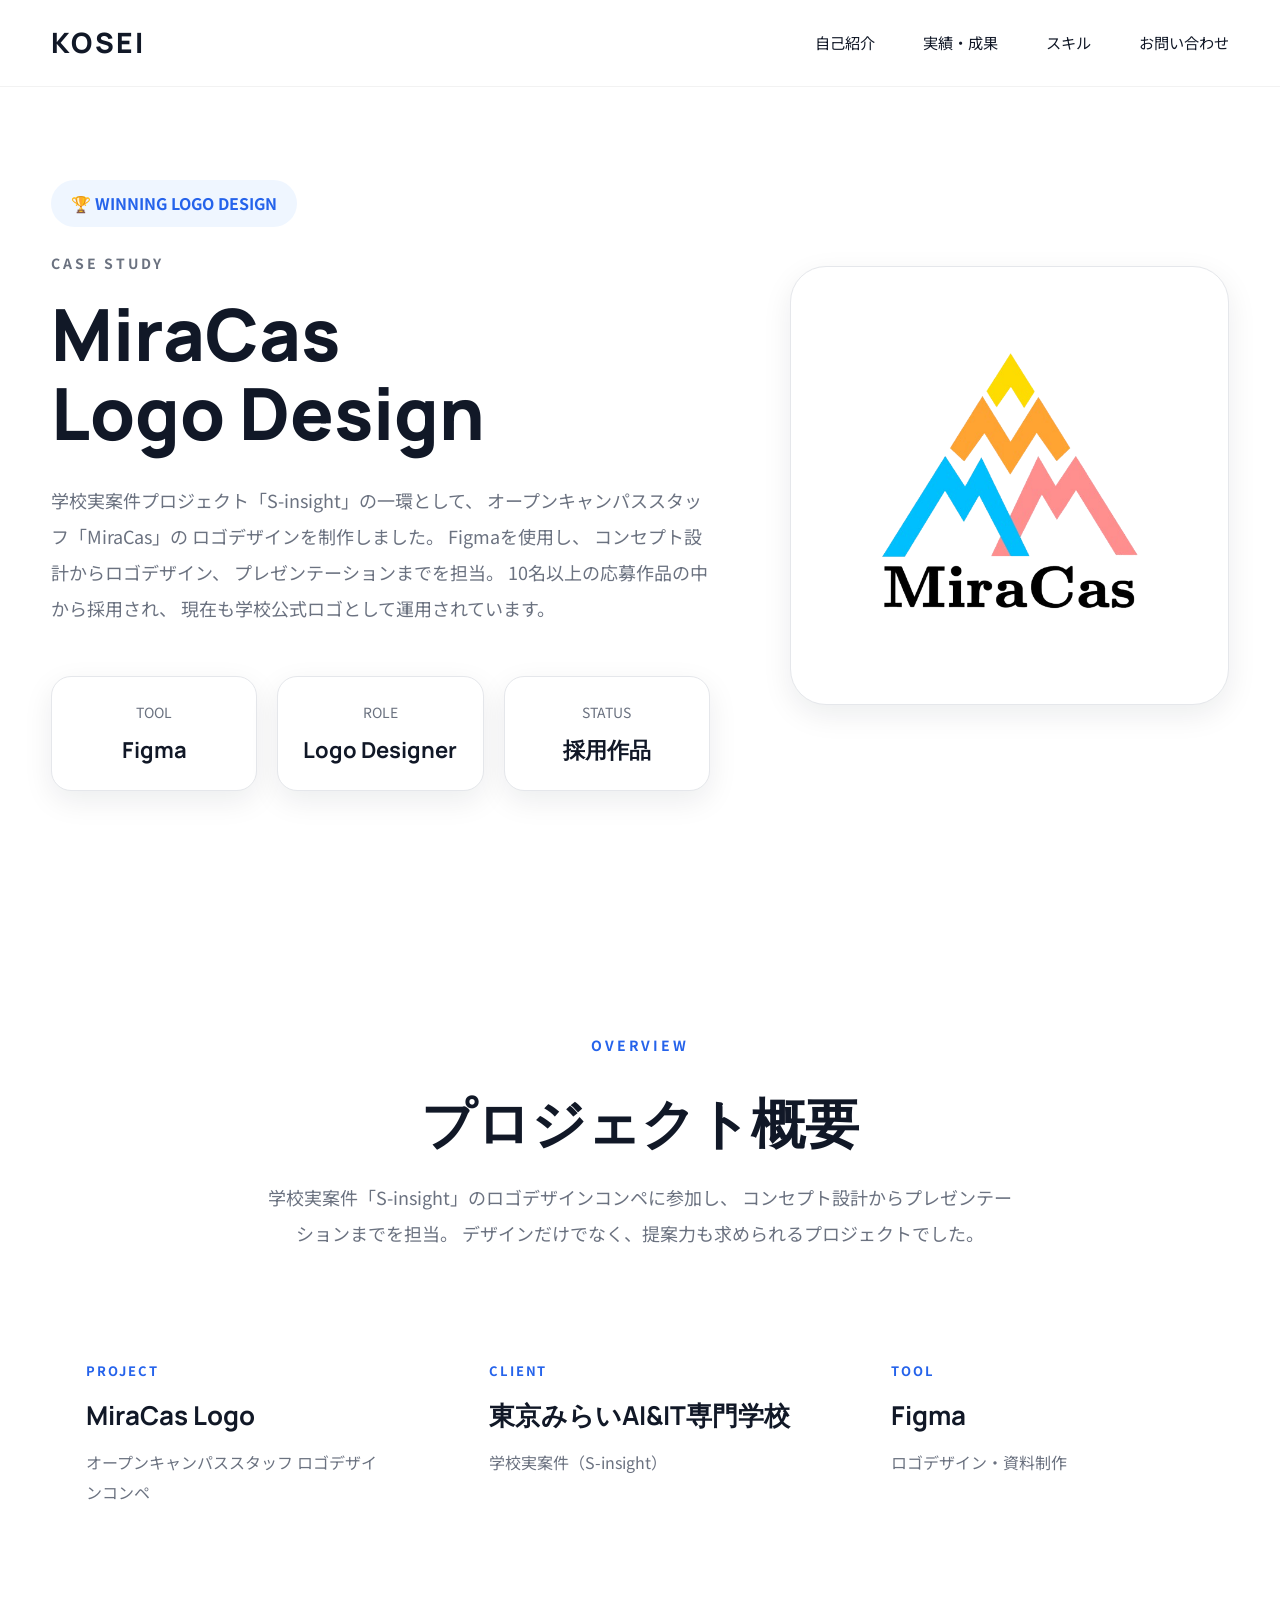
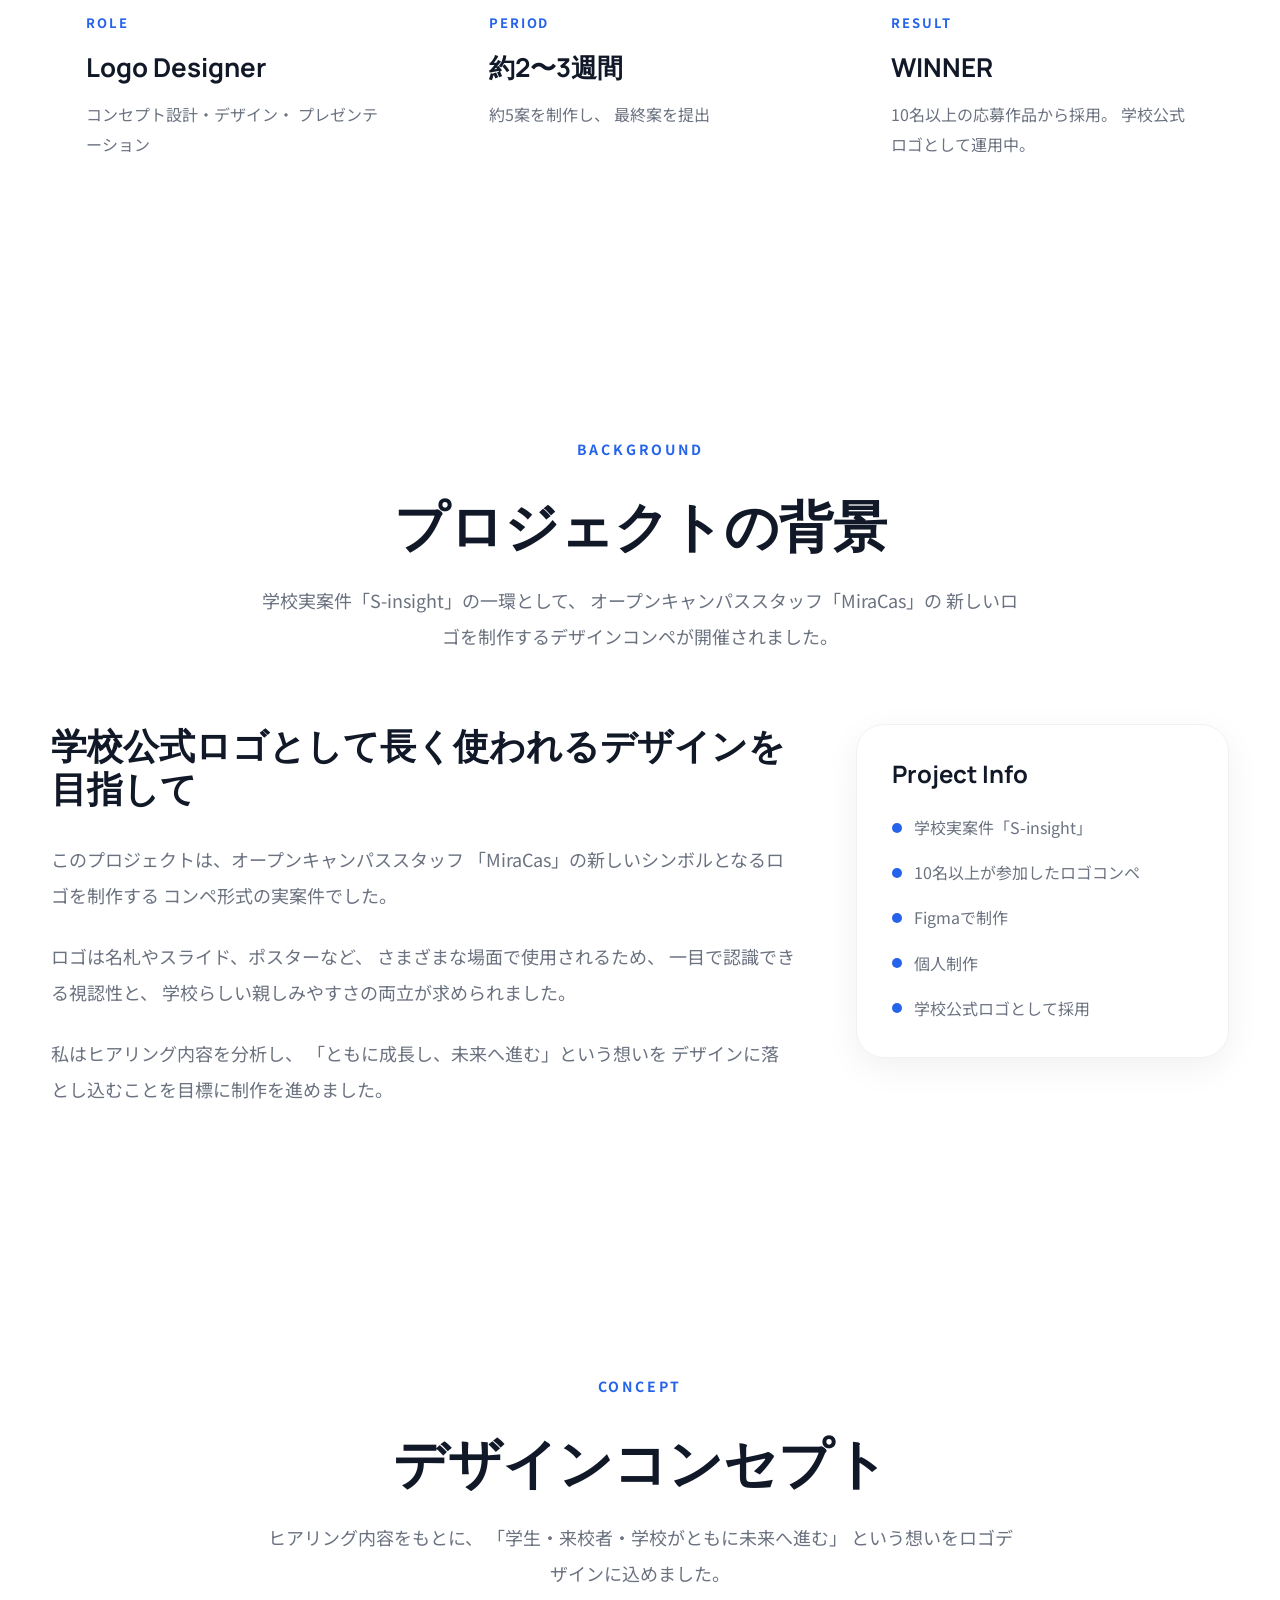
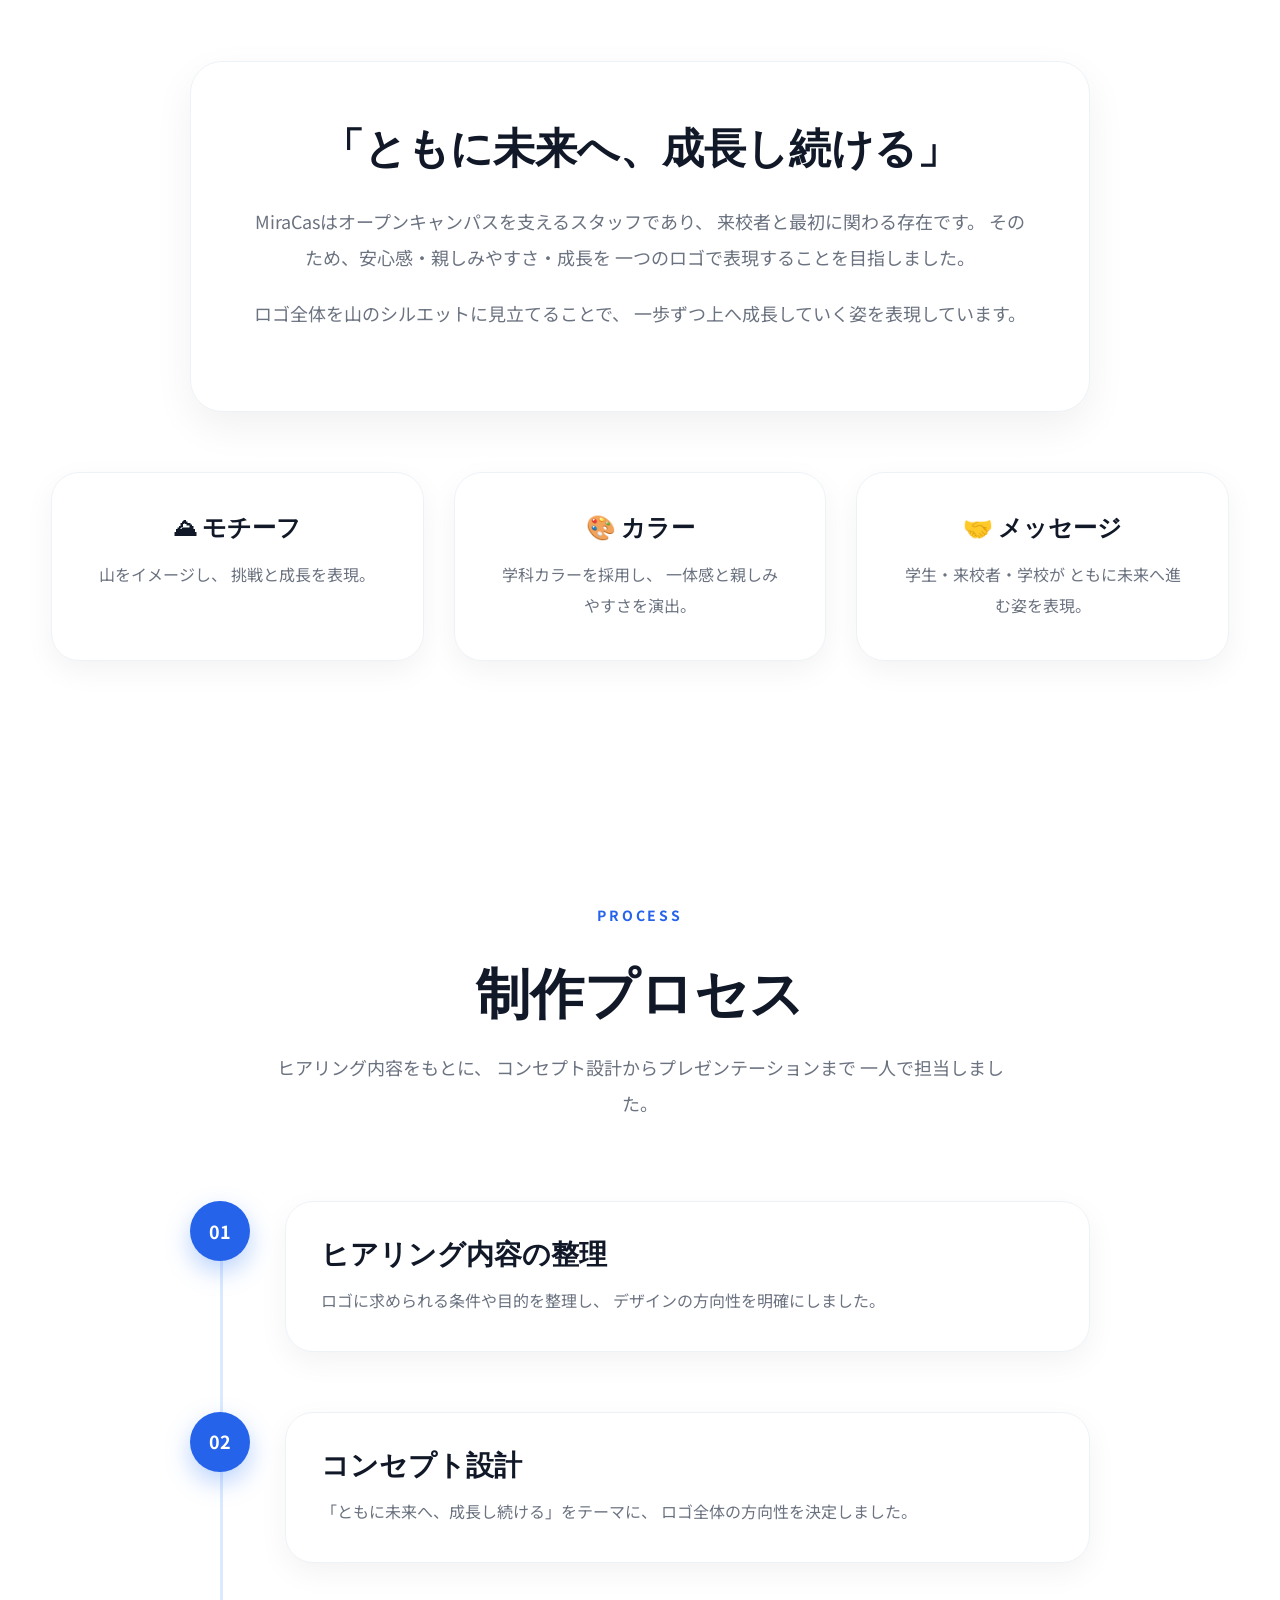
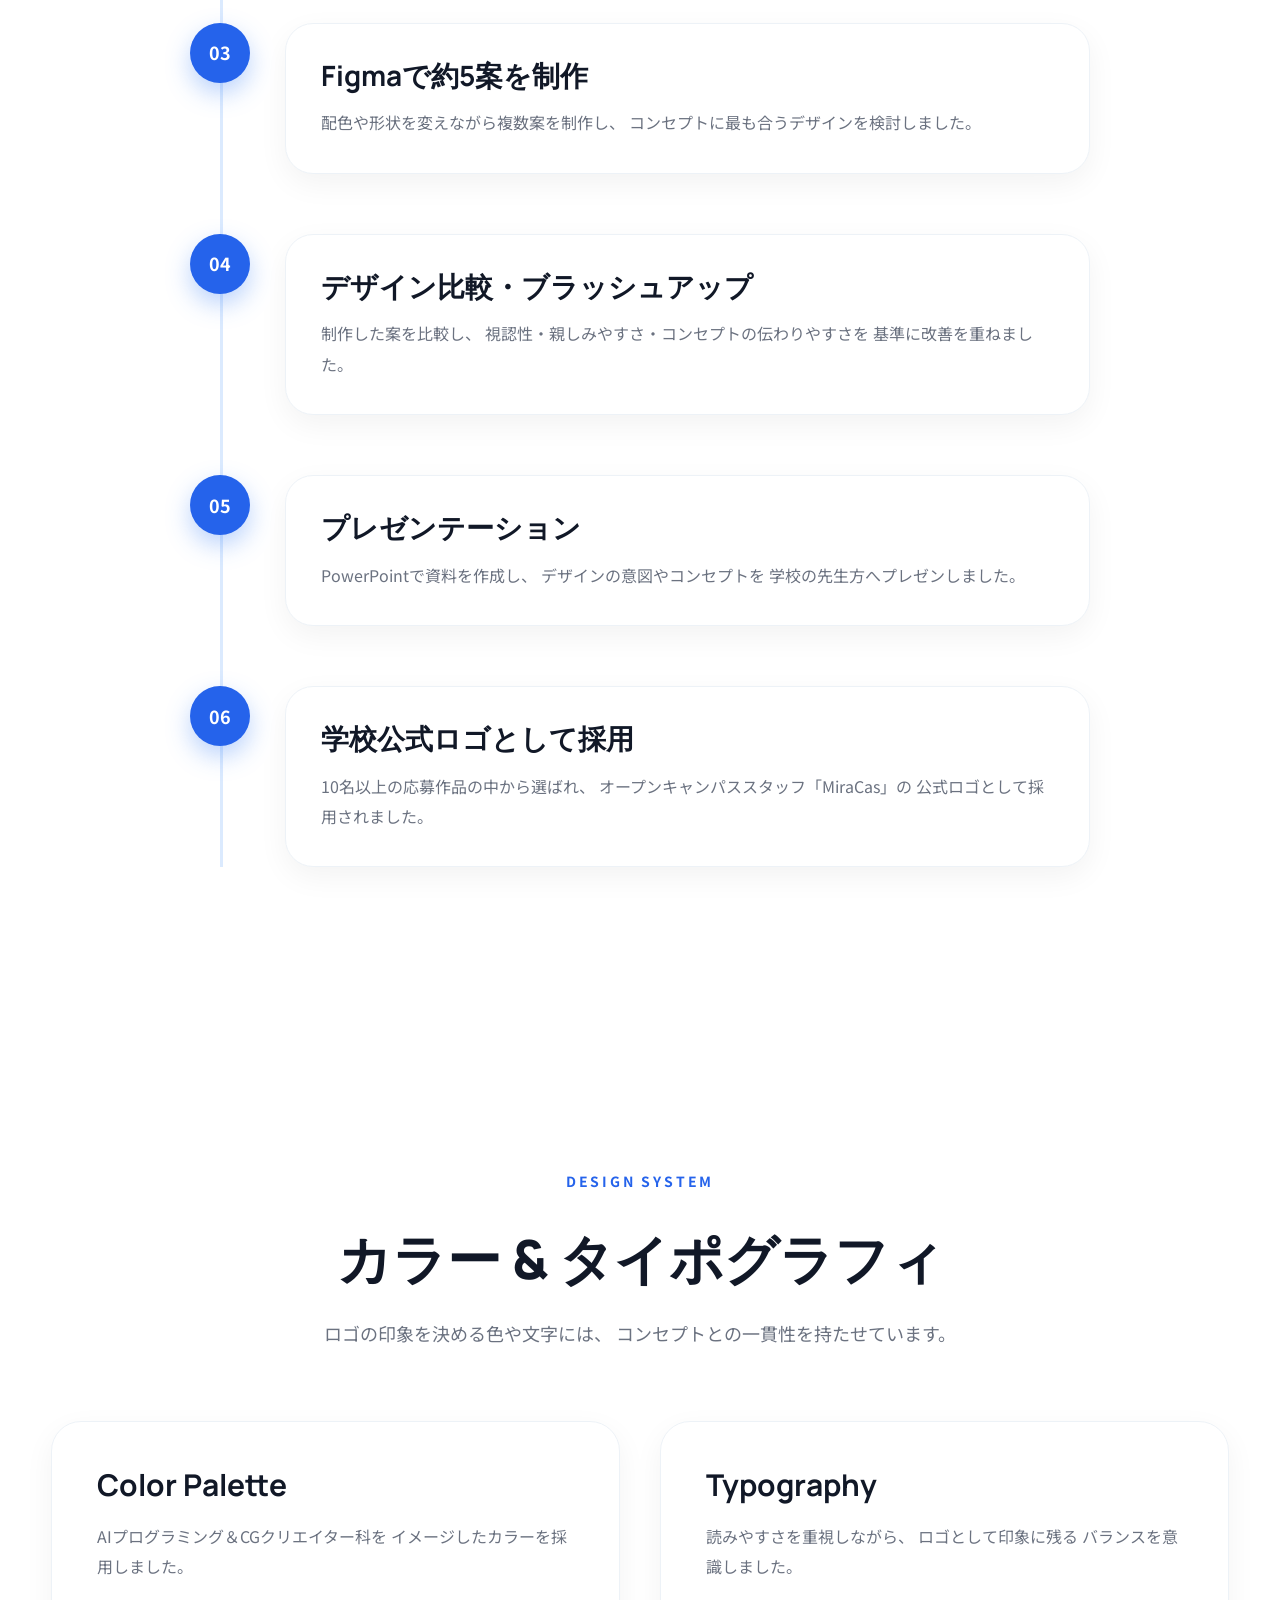
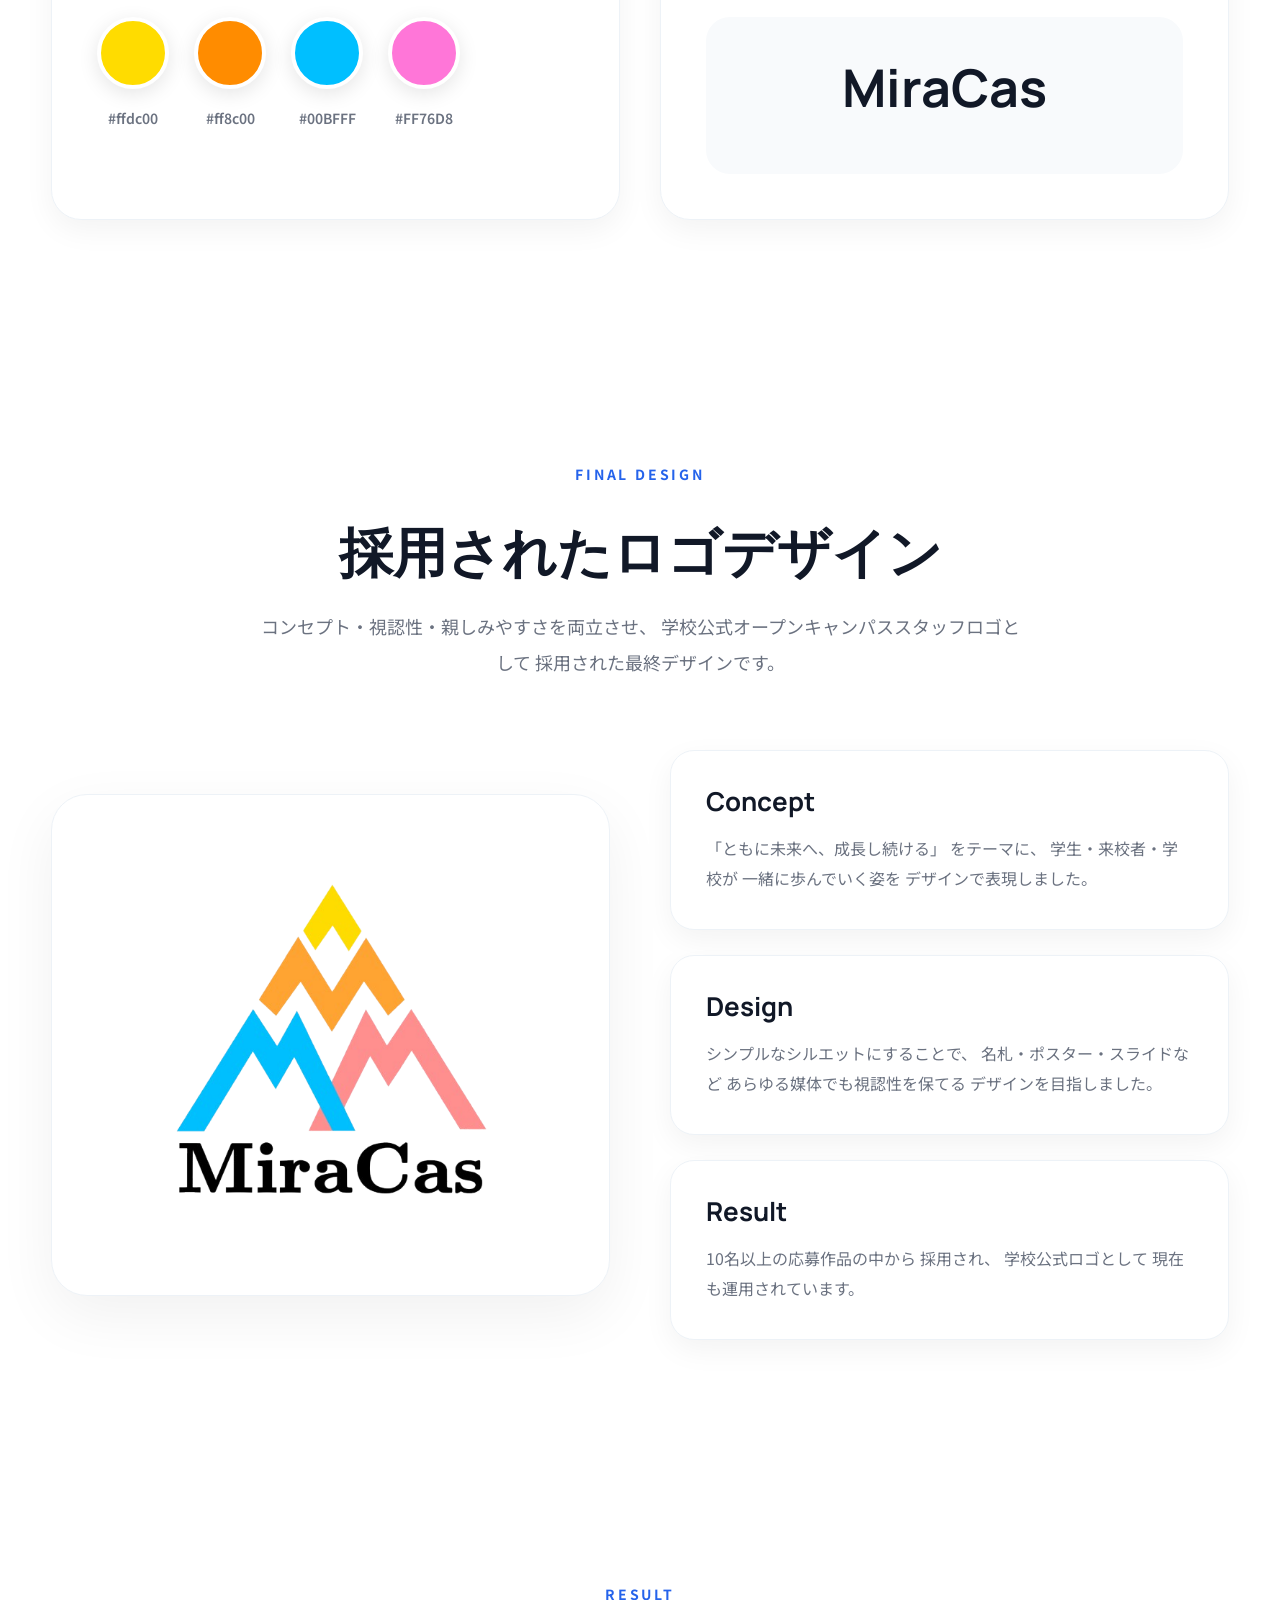
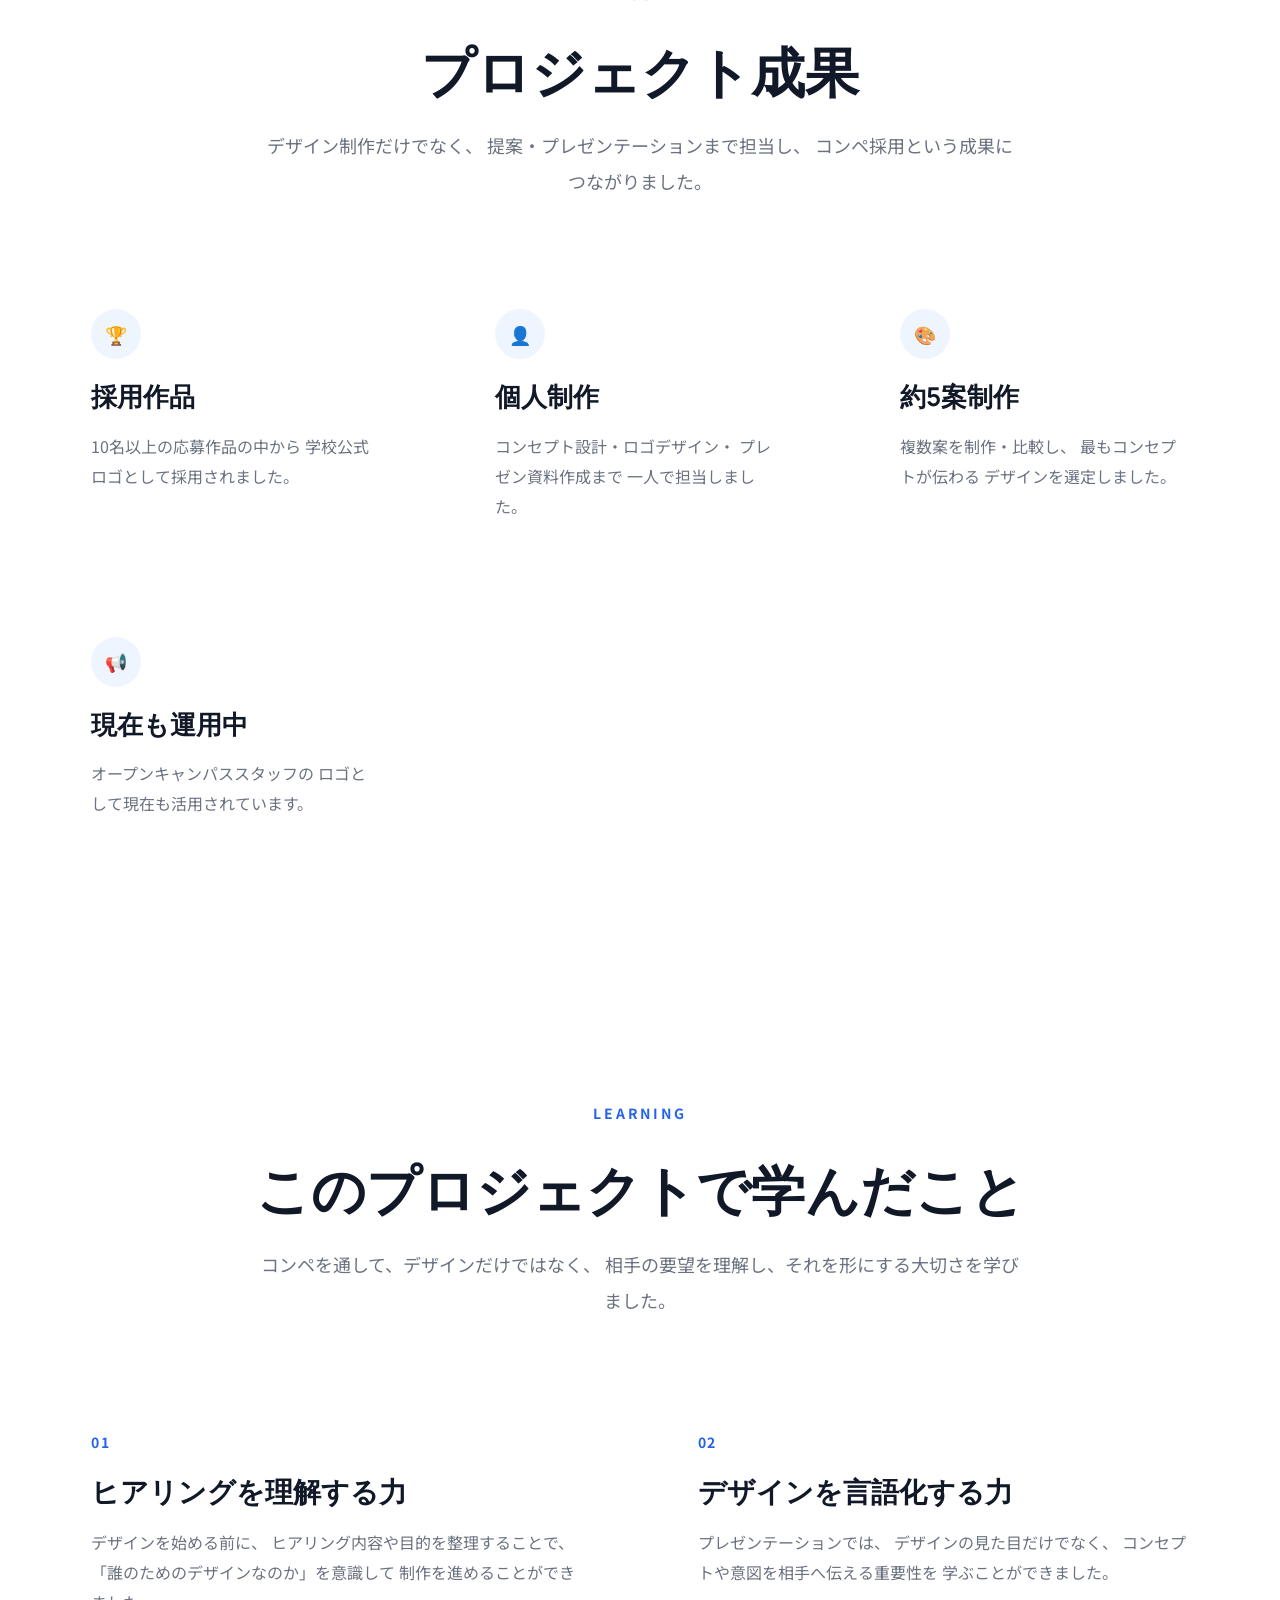
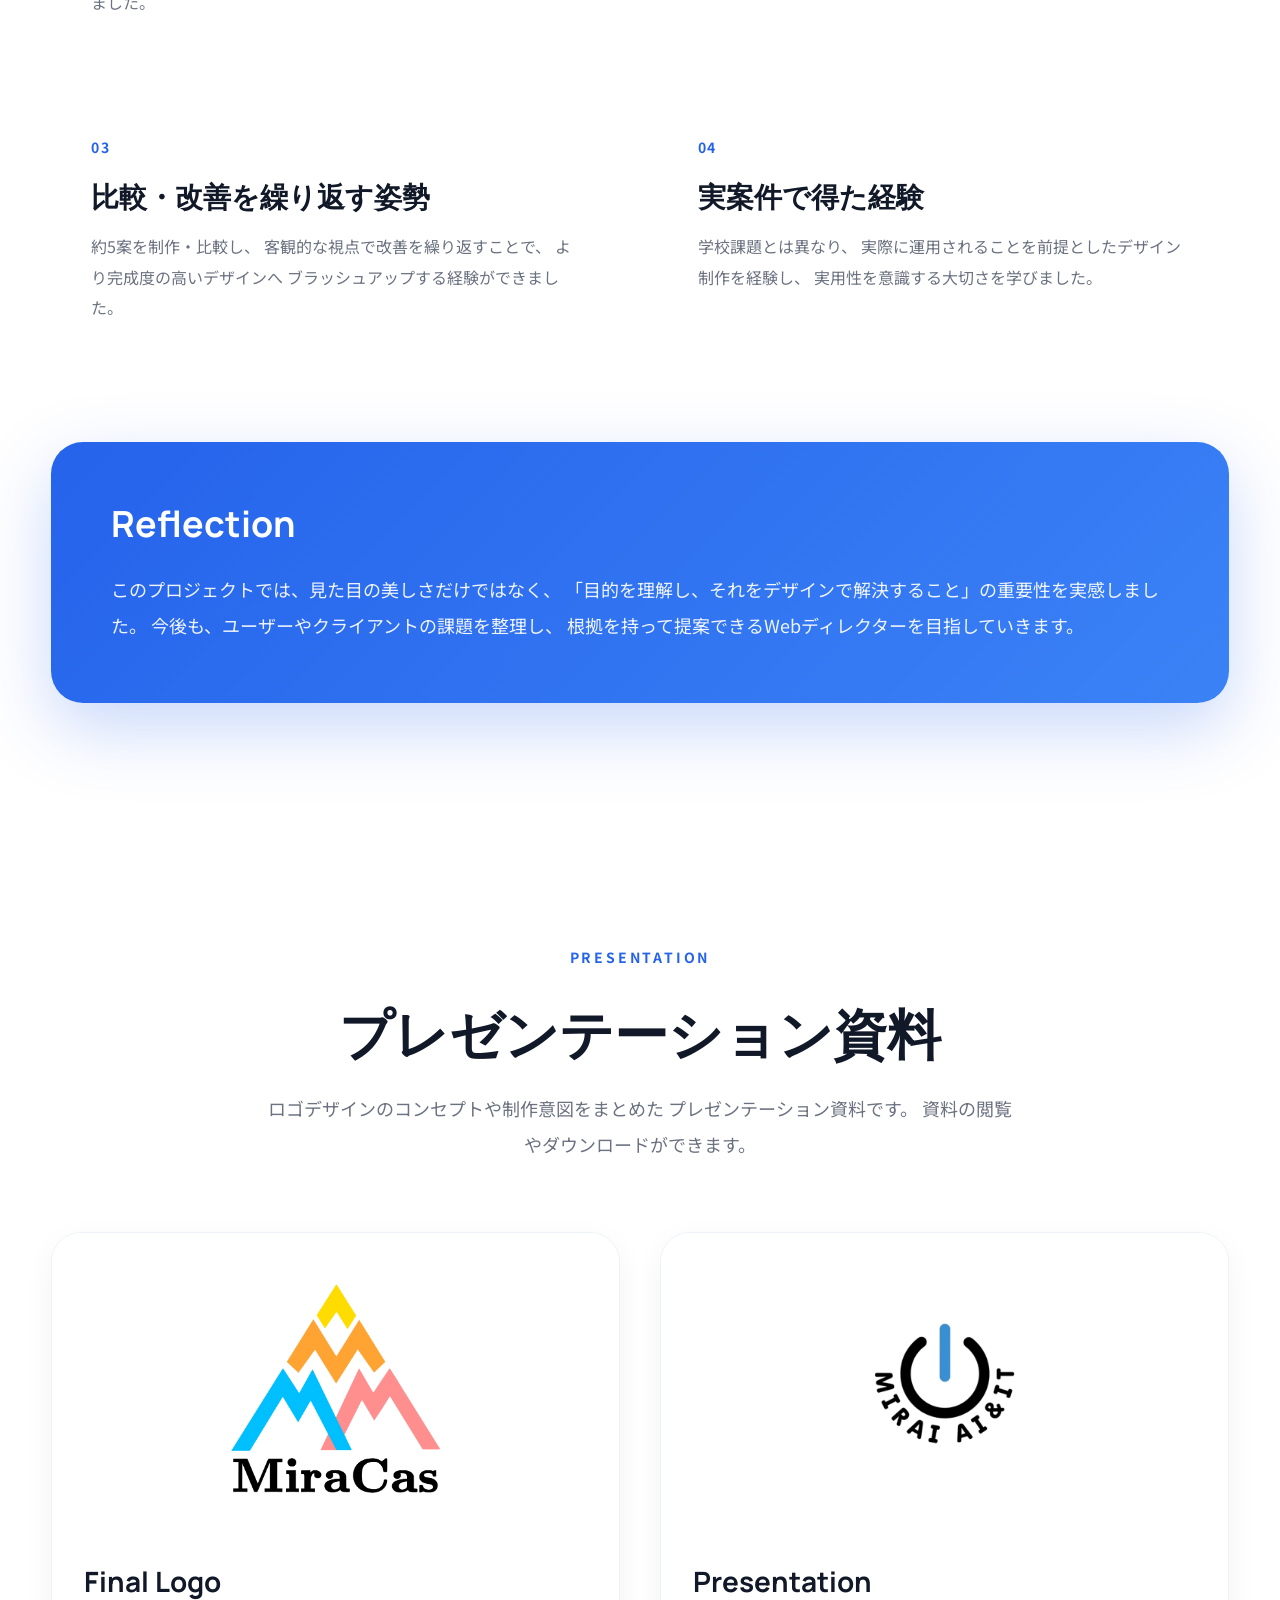
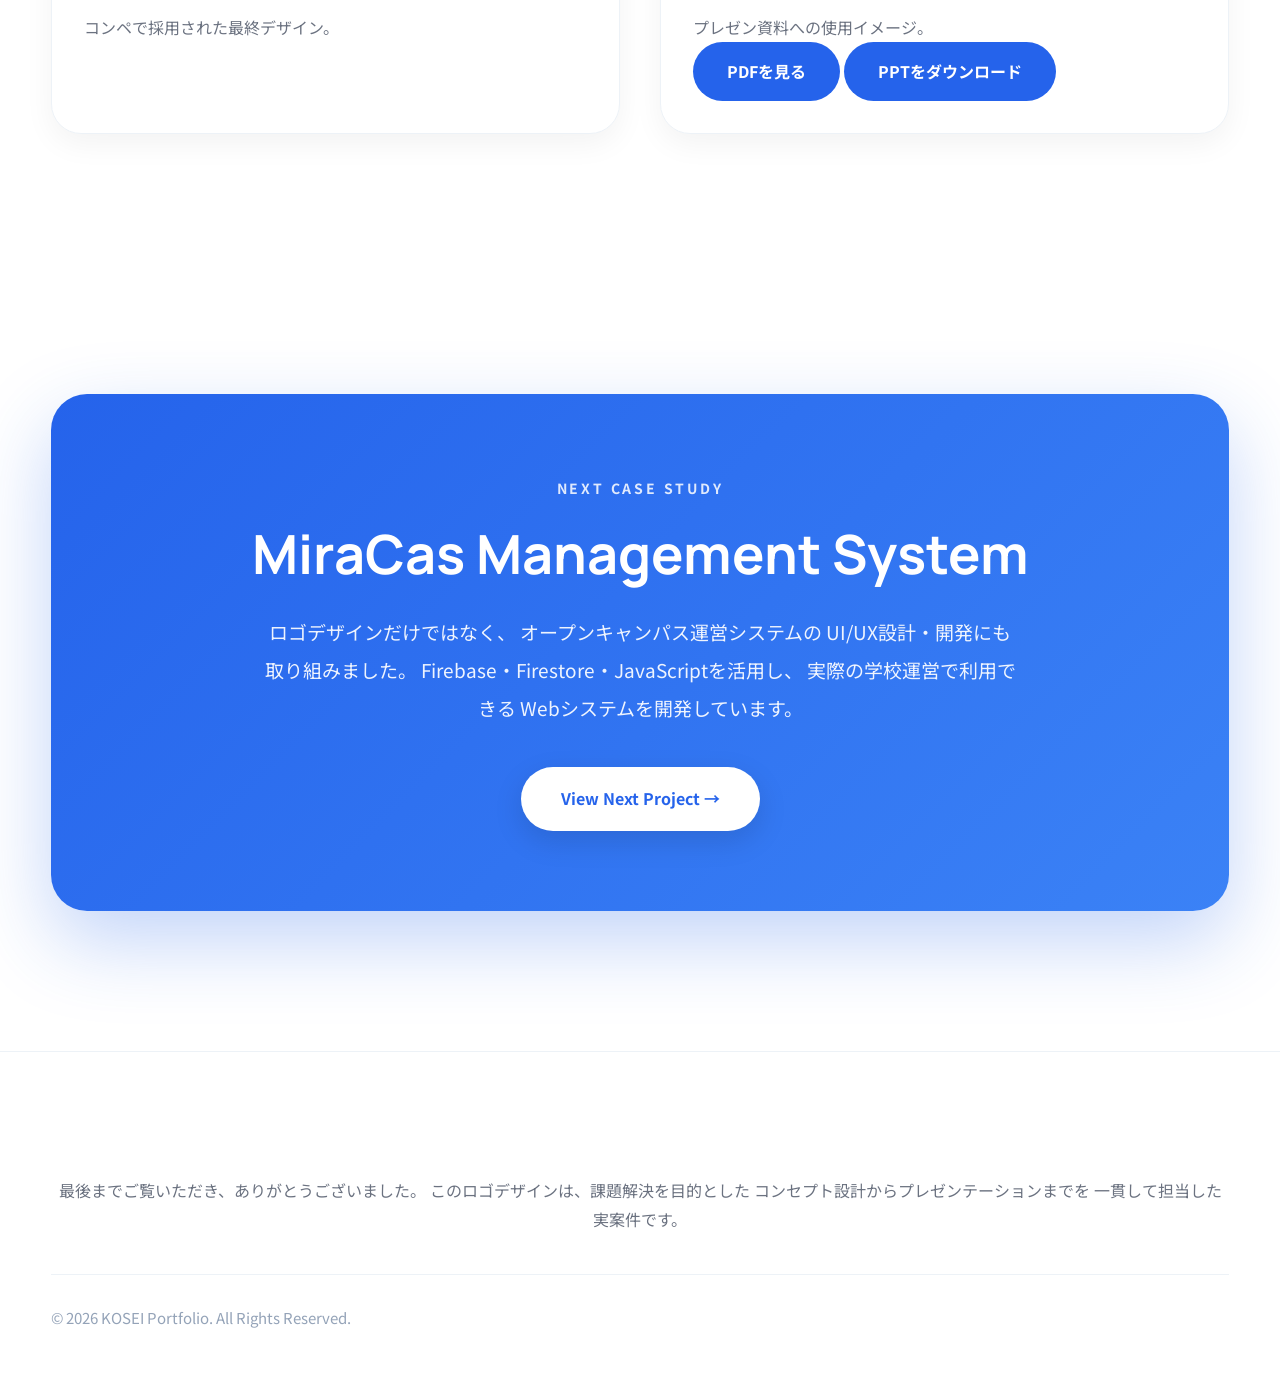
<file: projects/logo.html>
<!DOCTYPE html>
<html lang="ja">

<head>

    <!-- =========================================
         Basic
    ========================================== -->

    <meta charset="UTF-8">

    <meta http-equiv="X-UA-Compatible" content="IE=edge">

    <meta name="viewport" content="width=device-width, initial-scale=1.0">

    <title>MiraCas Logo Design | KOSEI Portfolio</title>

    <meta
        name="description"
        content="学校実案件「S-insight」で制作したMiraCasロゴデザイン。コンセプト設計からデザイン、プレゼンテーションまで担当し、学校公式ロゴとして採用された制作実績です。">

    <link
        rel="icon"
        href="../assets/images/favicon.ico">

    <!-- Fonts -->

    <link
        rel="preconnect"
        href="https://fonts.googleapis.com">

    <link
        rel="preconnect"
        href="https://fonts.gstatic.com"
        crossorigin>

    <link
        href="https://fonts.googleapis.com/css2?family=Manrope:wght@300;400;500;600;700;800&family=Noto+Sans+JP:wght@100..900&display=swap"
        rel="stylesheet">

    <!-- CSS -->

    <link
        rel="stylesheet"
        href="../assets/css/style.css">

    <link
        rel="stylesheet"
        href="../assets/css/responsive.css">

    <link
        rel="stylesheet"
        href="../assets/css/animation.css">

    <link
        rel="stylesheet"
        href="../assets/css/project.css">

</head>

<body>
        <!-- =========================================
         Header
    ========================================== -->

    <header class="header">

        <div class="container">

            <a
                href="../index.html"
                class="header__logo">

                KOSEI

            </a>

            <nav class="header__nav">

                <ul class="header__menu">

                    <li>

                        <a href="../index.html">

                            自己紹介

                        </a>

                    </li>

                    <li>

                        <a href="../index.html#about">

                            実績・成果

                        </a>

                    </li>


                    <li>

                        <a href="../index.html#skills">

                            スキル

                        </a>

                    </li>

                    <li>

                        <a href="../index.html#contact">

                            お問い合わせ

                        </a>

                    </li>

                </ul>

            </nav>

        </div>

    </header>
        <!-- =========================================
         Hero
    ========================================== -->

    <section class="project-hero">

        <div class="container">

            <div class="project-hero__content">

                <!-- Left -->

                <div class="project-hero__left">

                    <div class="project-hero__badge">

                        🏆 WINNING LOGO DESIGN

                    </div>

                    <p class="project-hero__category">

                        CASE STUDY

                    </p>

                    <h1 class="project-hero__title">

                        MiraCas<br>

                        Logo Design

                    </h1>

                    <p class="project-hero__description">

                        学校実案件プロジェクト「S-insight」の一環として、
                        オープンキャンパススタッフ「MiraCas」の
                        ロゴデザインを制作しました。

                        Figmaを使用し、
                        コンセプト設計からロゴデザイン、
                        プレゼンテーションまでを担当。

                        10名以上の応募作品の中から採用され、
                        現在も学校公式ロゴとして運用されています。

                    </p>

                    <div class="project-hero__info">

                        <div class="hero-info-card">

                            <span>

                                TOOL

                            </span>

                            <h3>

                                Figma

                            </h3>

                        </div>

                        <div class="hero-info-card">

                            <span>

                                ROLE

                            </span>

                            <h3>

                                Logo Designer

                            </h3>

                        </div>

                        <div class="hero-info-card">

                            <span>

                                STATUS

                            </span>

                            <h3>

                                採用作品

                            </h3>

                        </div>

                    </div>

                </div>

                <!-- Right -->

                <div class="project-hero__right">

                    <div class="project-hero__visual">

                        <img

                            src="../assets/images/rogo_touka.png"

                            alt="MiraCas Logo"

                            class="project-hero__image">

                    </div>

                </div>

            </div>

        </div>

    </section>
        <!-- =========================================
         Project Overview
    ========================================== -->

    <section class="project-overview section" id="overview">

        <div class="container">

            <div class="section-heading">

                <span class="section-heading__sub">

                    OVERVIEW

                </span>

                <h2 class="section-heading__title">

                    プロジェクト概要

                </h2>

                <p class="section-heading__description">

                    学校実案件「S-insight」のロゴデザインコンペに参加し、
                    コンセプト設計からプレゼンテーションまでを担当。
                    デザインだけでなく、提案力も求められるプロジェクトでした。

                </p>

            </div>

            <div class="project-overview__grid">

                <div class="overview-card">

                    <span class="overview-card__label">

                        PROJECT

                    </span>

                    <h3>

                        MiraCas Logo

                    </h3>

                    <p>

                        オープンキャンパススタッフ
                        ロゴデザインコンペ

                    </p>

                </div>

                <div class="overview-card">

                    <span class="overview-card__label">

                        CLIENT

                    </span>

                    <h3>

                        東京みらいAI&IT専門学校

                    </h3>

                    <p>

                        学校実案件（S-insight）

                    </p>

                </div>

                <div class="overview-card">

                    <span class="overview-card__label">

                        TOOL

                    </span>

                    <h3>

                        Figma

                    </h3>

                    <p>

                        ロゴデザイン・資料制作

                    </p>

                </div>

                <div class="overview-card">

                    <span class="overview-card__label">

                        ROLE

                    </span>

                    <h3>

                        Logo Designer

                    </h3>

                    <p>

                        コンセプト設計・デザイン・
                        プレゼンテーション

                    </p>

                </div>

                <div class="overview-card">

                    <span class="overview-card__label">

                        PERIOD

                    </span>

                    <h3>

                        約2〜3週間

                    </h3>

                    <p>

                        約5案を制作し、
                        最終案を提出

                    </p>

                </div>

                <div class="overview-card">

                    <span class="overview-card__label">

                        RESULT

                    </span>

                    <h3>

                        WINNER

                    </h3>

                    <p>

                        10名以上の応募作品から採用。
                        学校公式ロゴとして運用中。

                    </p>

                </div>

            </div>

        </div>

    </section>
    <!-- =========================================
     Background
========================================== -->

<section class="project-background section">

    <div class="container">

        <div class="section-heading">

            <span class="section-heading__sub">

                BACKGROUND

            </span>

            <h2 class="section-heading__title">

                プロジェクトの背景

            </h2>

            <p class="section-heading__description">

                学校実案件「S-insight」の一環として、
                オープンキャンパススタッフ「MiraCas」の
                新しいロゴを制作するデザインコンペが開催されました。

            </p>

        </div>

        <div class="project-background__wrapper">

            <!-- Left -->

            <div class="background-content">

                <h3>

                    学校公式ロゴとして長く使われるデザインを目指して

                </h3>

                <p>

                    このプロジェクトは、オープンキャンパススタッフ
                    「MiraCas」の新しいシンボルとなるロゴを制作する
                    コンペ形式の実案件でした。

                </p>

                <p>

                    ロゴは名札やスライド、ポスターなど、
                    さまざまな場面で使用されるため、
                    一目で認識できる視認性と、
                    学校らしい親しみやすさの両立が求められました。

                </p>

                <p>

                    私はヒアリング内容を分析し、
                    「ともに成長し、未来へ進む」という想いを
                    デザインに落とし込むことを目標に制作を進めました。

                </p>

            </div>

            <!-- Right -->

            <aside class="background-card">

                <h3>

                    Project Info

                </h3>

                <ul>

                    <li>

                        学校実案件「S-insight」

                    </li>

                    <li>

                        10名以上が参加したロゴコンペ

                    </li>

                    <li>

                        Figmaで制作

                    </li>

                    <li>

                        個人制作

                    </li>

                    <li>

                        学校公式ロゴとして採用

                    </li>

                </ul>

            </aside>

        </div>

    </div>

</section>
<!-- =========================================
     Design Concept
========================================== -->

<section class="project-concept section">

    <div class="container">

        <div class="section-heading">

            <span class="section-heading__sub">

                CONCEPT

            </span>

            <h2 class="section-heading__title">

                デザインコンセプト

            </h2>

            <p class="section-heading__description">

                ヒアリング内容をもとに、
                「学生・来校者・学校がともに未来へ進む」
                という想いをロゴデザインに込めました。

            </p>

        </div>

        <div class="concept-box">

            <h3>

                「ともに未来へ、成長し続ける」

            </h3>

            <p>

                MiraCasはオープンキャンパスを支えるスタッフであり、
                来校者と最初に関わる存在です。

                そのため、安心感・親しみやすさ・成長を
                一つのロゴで表現することを目指しました。

            </p>

            <p>

                ロゴ全体を山のシルエットに見立てることで、
                一歩ずつ上へ成長していく姿を表現しています。

            </p>

        </div>

        <div class="concept-points">

            <div class="concept-point">

                <h4>

                    ⛰ モチーフ

                </h4>

                <p>

                    山をイメージし、
                    挑戦と成長を表現。

                </p>

            </div>

            <div class="concept-point">

                <h4>

                    🎨 カラー

                </h4>

                <p>

                    学科カラーを採用し、
                    一体感と親しみやすさを演出。

                </p>

            </div>

            <div class="concept-point">

                <h4>

                    🤝 メッセージ

                </h4>

                <p>

                    学生・来校者・学校が
                    ともに未来へ進む姿を表現。

                </p>

            </div>

        </div>

    </div>

</section>
<!-- =========================================
     Design Process
========================================== -->

<section class="project-process section">

    <div class="container">

        <div class="section-heading">

            <span class="section-heading__sub">

                PROCESS

            </span>

            <h2 class="section-heading__title">

                制作プロセス

            </h2>

            <p class="section-heading__description">

                ヒアリング内容をもとに、
                コンセプト設計からプレゼンテーションまで
                一人で担当しました。

            </p>

        </div>

        <div class="timeline">

            <div class="timeline__item">

                <div class="timeline__number">

                    01

                </div>

                <div class="timeline__content">

                    <h3>

                        ヒアリング内容の整理

                    </h3>

                    <p>

                        ロゴに求められる条件や目的を整理し、
                        デザインの方向性を明確にしました。

                    </p>

                </div>

            </div>

            <div class="timeline__item">

                <div class="timeline__number">

                    02

                </div>

                <div class="timeline__content">

                    <h3>

                        コンセプト設計

                    </h3>

                    <p>

                        「ともに未来へ、成長し続ける」をテーマに、
                        ロゴ全体の方向性を決定しました。

                    </p>

                </div>

            </div>

            <div class="timeline__item">

                <div class="timeline__number">

                    03

                </div>

                <div class="timeline__content">

                    <h3>

                        Figmaで約5案を制作

                    </h3>

                    <p>

                        配色や形状を変えながら複数案を制作し、
                        コンセプトに最も合うデザインを検討しました。

                    </p>

                </div>

            </div>

            <div class="timeline__item">

                <div class="timeline__number">

                    04

                </div>

                <div class="timeline__content">

                    <h3>

                        デザイン比較・ブラッシュアップ

                    </h3>

                    <p>

                        制作した案を比較し、
                        視認性・親しみやすさ・コンセプトの伝わりやすさを
                        基準に改善を重ねました。

                    </p>

                </div>

            </div>

            <div class="timeline__item">

                <div class="timeline__number">

                    05

                </div>

                <div class="timeline__content">

                    <h3>

                        プレゼンテーション

                    </h3>

                    <p>

                        PowerPointで資料を作成し、
                        デザインの意図やコンセプトを
                        学校の先生方へプレゼンしました。

                    </p>

                </div>

            </div>

            <div class="timeline__item">

                <div class="timeline__number">

                    06

                </div>

                <div class="timeline__content">

                    <h3>

                        学校公式ロゴとして採用

                    </h3>

                    <p>

                        10名以上の応募作品の中から選ばれ、
                        オープンキャンパススタッフ「MiraCas」の
                        公式ロゴとして採用されました。

                    </p>

                </div>

            </div>

        </div>

    </div>

</section>
<!-- =========================================
     Color & Typography
========================================== -->

<section class="project-design-system section">

    <div class="container">

        <div class="section-heading">

            <span class="section-heading__sub">

                DESIGN SYSTEM

            </span>

            <h2 class="section-heading__title">

                カラー & タイポグラフィ

            </h2>

            <p class="section-heading__description">

                ロゴの印象を決める色や文字には、
                コンセプトとの一貫性を持たせています。

            </p>

        </div>

        <div class="design-system">

            <!-- Color -->

            <div class="design-system__card">

                <h3>

                    Color Palette

                </h3>

                <p>

                    AIプログラミング＆CGクリエイター科を
                    イメージしたカラーを採用しました。

                </p>

                <div class="color-palette">

                    <div class="color-item">

                        <div class="color-item__circle"

                             style="background:#ffdc00;"></div>

                        <span>#ffdc00</span>

                    </div>

                    <div class="color-item">

                        <div class="color-item__circle"

                             style="background:#ff8c00;"></div>

                        <span>#ff8c00</span>

                    </div>

                    <div class="color-item">

                        <div class="color-item__circle"

                             style="background:#00BFFF;"></div>

                        <span>#00BFFF</span>

                    </div>

                    <div class="color-item">

                        <div class="color-item__circle"

                             style="background:#FF76D8;"></div>

                        <span>#FF76D8</span>

                    </div>

                </div>

            </div>

            <!-- Typography -->

            <div class="design-system__card">

                <h3>

                    Typography

                </h3>

                <p>

                    読みやすさを重視しながら、
                    ロゴとして印象に残る
                    バランスを意識しました。

                </p>

                <div class="typography-preview">

                    <h4>

                        MiraCas

                    </h4>


                </div>

            </div>

        </div>

    </div>

</section>
<!-- =========================================
     Final Design
========================================== -->

<section class="project-final section">

    <div class="container">

        <div class="section-heading">

            <span class="section-heading__sub">

                FINAL DESIGN

            </span>

            <h2 class="section-heading__title">

                採用されたロゴデザイン

            </h2>

            <p class="section-heading__description">

                コンセプト・視認性・親しみやすさを両立させ、
                学校公式オープンキャンパススタッフロゴとして
                採用された最終デザインです。

            </p>

        </div>

        <div class="final-design">

            <div class="final-design__image">

                <img

                    src="../assets/images/rogo_touka.png"

                    alt="MiraCas Logo">

            </div>

            <div class="final-design__content">

                <div class="final-card">

                    <h3>

                        Concept

                    </h3>

                    <p>

                        「ともに未来へ、成長し続ける」
                        をテーマに、
                        学生・来校者・学校が
                        一緒に歩んでいく姿を
                        デザインで表現しました。

                    </p>

                </div>

                <div class="final-card">

                    <h3>

                        Design

                    </h3>

                    <p>

                        シンプルなシルエットにすることで、
                        名札・ポスター・スライドなど
                        あらゆる媒体でも視認性を保てる
                        デザインを目指しました。

                    </p>

                </div>

                <div class="final-card">

                    <h3>

                        Result

                    </h3>

                    <p>

                        10名以上の応募作品の中から
                        採用され、
                        学校公式ロゴとして
                        現在も運用されています。

                    </p>

                </div>

            </div>

        </div>

    </div>

</section>
<!-- =========================================
     Mockup
========================================== -->


<!-- =========================================
     Result
========================================== -->

<section class="project-results section">

    <div class="container">

        <div class="section-heading">

            <span class="section-heading__sub">

                RESULT

            </span>

            <h2 class="section-heading__title">

                プロジェクト成果

            </h2>

            <p class="section-heading__description">

                デザイン制作だけでなく、
                提案・プレゼンテーションまで担当し、
                コンペ採用という成果につながりました。

            </p>

        </div>

        <div class="results-grid">

            <div class="result-card">

                <div class="result-card__number">

                    🏆

                </div>

                <h3>

                    採用作品

                </h3>

                <p>

                    10名以上の応募作品の中から
                    学校公式ロゴとして採用されました。

                </p>

            </div>

            <div class="result-card">

                <div class="result-card__number">

                    👤

                </div>

                <h3>

                    個人制作

                </h3>

                <p>

                    コンセプト設計・ロゴデザイン・
                    プレゼン資料作成まで
                    一人で担当しました。

                </p>

            </div>

            <div class="result-card">

                <div class="result-card__number">

                    🎨

                </div>

                <h3>

                    約5案制作

                </h3>

                <p>

                    複数案を制作・比較し、
                    最もコンセプトが伝わる
                    デザインを選定しました。

                </p>

            </div>

            <div class="result-card">

                <div class="result-card__number">

                    📢

                </div>

                <h3>

                    現在も運用中

                </h3>

                <p>

                    オープンキャンパススタッフの
                    ロゴとして現在も活用されています。

                </p>

            </div>

        </div>

    </div>

</section>
<!-- =========================================
     Learning
========================================== -->

<section class="project-learning section">

    <div class="container">

        <div class="section-heading">

            <span class="section-heading__sub">

                LEARNING

            </span>

            <h2 class="section-heading__title">

                このプロジェクトで学んだこと

            </h2>

            <p class="section-heading__description">

                コンペを通して、デザインだけではなく、
                相手の要望を理解し、それを形にする大切さを学びました。

            </p>

        </div>

        <div class="learning-grid">

            <div class="learning-card">

                <span class="learning-card__number">

                    01

                </span>

                <h3>

                    ヒアリングを理解する力

                </h3>

                <p>

                    デザインを始める前に、
                    ヒアリング内容や目的を整理することで、
                    「誰のためのデザインなのか」を意識して
                    制作を進めることができました。

                </p>

            </div>

            <div class="learning-card">

                <span class="learning-card__number">

                    02

                </span>

                <h3>

                    デザインを言語化する力

                </h3>

                <p>

                    プレゼンテーションでは、
                    デザインの見た目だけでなく、
                    コンセプトや意図を相手へ伝える重要性を
                    学ぶことができました。

                </p>

            </div>

            <div class="learning-card">

                <span class="learning-card__number">

                    03

                </span>

                <h3>

                    比較・改善を繰り返す姿勢

                </h3>

                <p>

                    約5案を制作・比較し、
                    客観的な視点で改善を繰り返すことで、
                    より完成度の高いデザインへ
                    ブラッシュアップする経験ができました。

                </p>

            </div>

            <div class="learning-card">

                <span class="learning-card__number">

                    04

                </span>

                <h3>

                    実案件で得た経験

                </h3>

                <p>

                    学校課題とは異なり、
                    実際に運用されることを前提としたデザイン制作を経験し、
                    実用性を意識する大切さを学びました。

                </p>

            </div>

        </div>

        <div class="learning-message">

            <h3>

                Reflection

            </h3>

            <p>

                このプロジェクトでは、見た目の美しさだけではなく、
                「目的を理解し、それをデザインで解決すること」の重要性を実感しました。

                今後も、ユーザーやクライアントの課題を整理し、
                根拠を持って提案できるWebディレクターを目指していきます。

            </p>

        </div>

    </div>

</section>
<!-- =========================================
     Gallery
========================================== -->

<section class="project-gallery section">

    <div class="container">

        <div class="section-heading">

            <span class="section-heading__sub">

                PRESENTATION

            </span>

            <h2 class="section-heading__title">

                プレゼンテーション資料

            </h2>

            <p class="section-heading__description">

                ロゴデザインのコンセプトや制作意図をまとめた
                プレゼンテーション資料です。

                資料の閲覧やダウンロードができます。

            </p>

        </div>

        <div class="gallery-grid">

            <div class="gallery-card">

                <img
                    src="../assets/images/rogo_haikei.png"
                    alt="完成ロゴ">

                <div class="gallery-card__content">

                    <h3>

                        Final Logo

                    </h3>

                    <p>

                        コンペで採用された最終デザイン。

                    </p>

                </div>

            </div>

            <div class="gallery-card">

                <img
                    src="../assets/images/gakkourogo.png"
                    alt="スライド">

                <div class="gallery-card__content">

                    <h3>

                        Presentation

                    </h3>

                    <p>

                        プレゼン資料への使用イメージ。

                    </p>

                    <div class="presentation-buttons">

                    <a
                        href="../assets/documents/ミラキャスロゴプレゼン資料.pdf"
                        target="_blank"
                        class="button">

                        PDFを見る

                    </a>

                    <a
                        href="../ミラキャスロゴプレゼン発表資料.pptx"
                        download
                        class="button">

                        PPTをダウンロード

                    </a>

                </div>

                </div>

            </div>

        </div>

    </div>

</section>
<!-- =========================================
     Next Project
========================================== -->

<section class="next-project">

    <div class="container">

        <div class="next-project__content">

            <span class="next-project__sub">

                NEXT CASE STUDY

            </span>

            <h2 class="next-project__title">

                MiraCas Management System

            </h2>

            <p class="next-project__description">

                ロゴデザインだけではなく、
                オープンキャンパス運営システムの
                UI/UX設計・開発にも取り組みました。

                Firebase・Firestore・JavaScriptを活用し、
                実際の学校運営で利用できる
                Webシステムを開発しています。

            </p>

                <a
                    href="oc-system.html"
                    class="next-project__button">

                    View Next Project →

                </a>

        </div>

    </div>

</section>
<!-- =========================================
     Footer
========================================== -->

<footer class="footer">

    <div class="container">

        <div class="footer__content">

            <h2>

                Thank you for viewing.

            </h2>

            <p>

                最後までご覧いただき、ありがとうございました。

                このロゴデザインは、課題解決を目的とした
                コンセプト設計からプレゼンテーションまでを
                一貫して担当した実案件です。


            </p>

        </div>

        <div class="footer__bottom">

            <p>

                © 2026 KOSEI Portfolio. All Rights Reserved.

            </p>

        </div>

    </div>

</footer>

<!-- =========================================
     JavaScript
========================================== -->

<script src="../assets/js/project.js"></script>

</body>

</html>
</file>
<file: assets/css/style.css>
/* ==========================================================
   KOSEI Portfolio v2
   style.css
========================================================== */


/* ==========================================================
   Root
========================================================== */

:root {

    /* Color */

    --bg: #ffffff;
    --surface: #f8fbff;

    --text: #111827;
    --sub: #6b7280;

    --accent: #38bdf8;
    --accent-light: #e0f5ff;

    --border: #e5e7eb;

    --white: #ffffff;
    --black: #000000;

    /* Shadow */

    --shadow-sm:
        0 5px 20px rgba(0, 0, 0, .05);

    --shadow-md:
        0 10px 40px rgba(0, 0, 0, .08);

    --shadow-lg:
        0 20px 60px rgba(0, 0, 0, .12);

    /* Radius */

    --radius-s:16px;
    --radius-m:24px;
    --radius-l:32px;

    /* Width */

    --container:1280px;

    /* Transition */

    --transition:.35s ease;

}


/* ==========================================================
   Reset
========================================================== */

*{

    margin:0;
    padding:0;

    box-sizing:border-box;

}

html{

    scroll-behavior:smooth;

}

body{

    font-family:"Noto Sans JP",sans-serif;

    background:var(--bg);

    color:var(--text);

    overflow-x:hidden;

    line-height:1.8;

    text-rendering:optimizeLegibility;

}

img{

    display:block;

    width:100%;

}

a{

    color:inherit;

    text-decoration:none;

}

ul{

    list-style:none;

}

button{

    border:none;

    background:none;

    cursor:pointer;

    font:inherit;

}

input,
textarea{

    font:inherit;

}


/* ==========================================================
   Typography
========================================================== */

h1,
h2,
h3,
h4{

    font-family:"Manrope",sans-serif;

    font-weight:700;

    line-height:1.2;

}

p{

    color:var(--sub);

}

span{

    display:inline-block;

}


/* ==========================================================
   Layout
========================================================== */

.container{

    width:min(92%,var(--container));

    margin:auto;

}

.section{

    padding:140px 0;

}

.section-heading{

    margin-bottom:80px;

}

.section-heading__number{

    color:var(--accent);

    font-size:.95rem;

    letter-spacing:.25em;

    text-transform:uppercase;

}

.section-heading__title{

    font-size:clamp(2.8rem,5vw,5rem);

    margin-top:12px;

}

.section-heading__description{

    max-width:640px;

    margin-top:20px;

}


/* ==========================================================
   Button
========================================================== */

.button{

    display:inline-flex;

    align-items:center;

    justify-content:center;

    gap:12px;

    padding:

        18px 36px;

    border-radius:

        999px;

    transition:

        var(--transition);

}

.button--primary{

    background:var(--text);

    color:var(--white);

}

.button--primary:hover{

    background:var(--accent);

    transform:translateY(-4px);

}

.button--secondary{

    border:

        1px solid var(--border);

}

.button--secondary:hover{

    border-color:var(--accent);

    color:var(--accent);

}


/* ==========================================================
   Utility
========================================================== */

.text-accent{

    color:var(--accent);

}

.text-center{

    text-align:center;

}

.mb-32{

    margin-bottom:32px;

}

.mb-64{

    margin-bottom:64px;

}

.fade{

    opacity:0;

}

.reveal{

    overflow:hidden;

}
/* ==========================================================
   Header
========================================================== */

.header{

    position:fixed;

    top:0;

    left:0;

    width:100%;

    z-index:1000;

    padding:28px 0;

    transition:

        background .35s ease,

        backdrop-filter .35s ease,

        box-shadow .35s ease,

        padding .35s ease,

        border-color .35s ease;

}

.header.is-active{

    background:rgba(255,255,255,.68);

    backdrop-filter:blur(18px);

    -webkit-backdrop-filter:blur(18px);

    border-bottom:1px solid rgba(255,255,255,.45);

    box-shadow:0 10px 40px rgba(0,0,0,.06);

    padding:18px 0;

}

.header .container {

    display: flex;

    align-items: center;

    justify-content: space-between;

}

.header__logo {

    font-family: "Manrope", sans-serif;

    font-size: 1.35rem;

    font-weight: 800;

    letter-spacing: .2em;

}

.header__menu {

    display: flex;

    align-items: center;

    gap: 48px;

}

.header__menu a {

    position: relative;

    color: var(--text);

    font-size: .95rem;

    transition: var(--transition);

}

.header__menu a::after {

    content: "";

    position: absolute;

    left: 0;

    bottom: -8px;

    width: 0;

    height: 2px;

    background: var(--accent);

    transition: .35s;

}

.header__menu a:hover {

    color: var(--accent);

}

.header__menu a:hover::after {

    width: 100%;

}

.header__hamburger {

    display: none;

    width: 42px;

    height: 42px;

}

.header__hamburger span {

    display: block;

    width: 26px;

    height: 2px;

    background: var(--text);

    margin: 6px auto;

    transition: .35s;

}


/* ==========================================================
   Loader
========================================================== */

.loader {

    position: fixed;

    inset: 0;

    background: var(--bg);

    display: flex;

    align-items: center;

    justify-content: center;

    z-index: 9999;

}

.loader__inner {

    text-align: center;

}

.loader__text {

    display: block;

    font-family: "Manrope", sans-serif;

    font-size: 3rem;

    font-weight: 800;

    letter-spacing: .4em;

}

.loader__line {

    display: block;

    width: 0;

    height: 2px;

    margin: 28px auto 0;

    background: var(--accent);

}


/* ==========================================================
   Cursor
========================================================== */

.cursor {

    position: fixed;

    width: 42px;

    height: 42px;

    border: 1px solid var(--accent);

    border-radius: 50%;

    pointer-events: none;

    z-index: 9998;

    transform: translate(-50%, -50%);

    transition:
        width .25s,
        height .25s,
        border .25s,
        transform .08s;

}

.cursor-dot {

    position: fixed;

    width: 8px;

    height: 8px;

    background: var(--accent);

    border-radius: 50%;

    pointer-events: none;

    z-index: 9999;

    transform: translate(-50%, -50%);

}


/* ==========================================================
   Background
========================================================== */

.background-grid {

    position: fixed;

    inset: 0;

    background-image:

        linear-gradient(rgba(0,0,0,.04) 1px, transparent 1px),

        linear-gradient(90deg, rgba(0,0,0,.04) 1px, transparent 1px);

    background-size: 60px 60px;

    z-index: -3;

}

.background-glow {

    position: fixed;

    top: -250px;

    right: -150px;

    width: 700px;

    height: 700px;

    background: radial-gradient(circle,
            rgba(56,189,248,.35),
            transparent 70%);

    filter: blur(60px);

    z-index: -2;

}

.background-text {

    position: fixed;

    top: 50%;

    left: 50%;

    transform: translate(-50%, -50%);

    font-family: 'Allura', cursive;

    font-size: 18vw;

    font-weight: 400;

    color: rgba(0, 0, 0, 0.035);

    letter-spacing: 0;

    white-space: nowrap;

    pointer-events: none;

    user-select: none;

    z-index: -1;
    
    line-height: 0.9;

}


/* ==========================================================
   Hero
========================================================== */

.hero {

    min-height: 100vh;

    display: flex;

    align-items: center;

    position: relative;

    overflow: hidden;

}

.hero .container {

    display: grid;

    grid-template-columns: 1fr 1fr;

    align-items: center;

    gap: 80px;

}

.hero__label {

    font-family: "Manrope", sans-serif;

    letter-spacing: .35em;

    font-size: .9rem;

    color: var(--accent);

    margin-bottom: 28px;

}

.hero__title {

    font-size: clamp(5rem, 10vw, 9rem);

    line-height: .92;

    margin-bottom: 30px;

}

.hero__copy {

    font-size: clamp(1.5rem, 2vw, 2.3rem);

    margin-bottom: 26px;

    color: var(--text);

}

.hero__copy span {

    color: var(--accent);

}

.hero__description {

    max-width: 520px;

    font-size: 1.05rem;

    margin-bottom: 48px;

}

.hero__button {

    display: inline-flex;

    align-items: center;

    justify-content: center;

    padding: 18px 42px;

    border-radius: 999px;

    background: var(--text);

    color: var(--white);

    transition: var(--transition);

}

.hero__button:hover {

    background: var(--accent);

    transform: translateY(-5px);

    box-shadow: var(--shadow-lg);

}


/* ==========================================================
   Hero Visual
========================================================== */

.hero__visual {

    position: relative;

    height: 700px;

}

.hero__circle {

    position: absolute;

    border-radius: 50%;

    background: radial-gradient(circle,
            rgba(56,189,248,.9),
            rgba(56,189,248,.08));

    filter: blur(10px);

}

.hero__circle--1 {

    width: 360px;
    height: 360px;

    top: 40px;
    right: 30px;

}

.hero__circle--2 {

    width: 240px;
    height: 240px;

    bottom: 100px;
    left: 20px;

}

.hero__circle--3 {

    width: 140px;
    height: 140px;

    right: 120px;
    bottom: 0;

}


/* ==========================================================
   Scroll
========================================================== */

.hero__scroll {

    position: absolute;

    bottom: 50px;

    left: 50%;

    transform: translateX(-50%);

    letter-spacing: .35em;

    font-size: .75rem;

    color: var(--sub);

}
/* ==========================================================
   About
========================================================== */

.about {

    position: relative;

}

.about__wrapper {

    display: grid;

    grid-template-columns: 1.2fr .8fr;

    gap: 100px;

    align-items: start;

}

.about__subtitle {

    font-family: "Manrope", sans-serif;

    font-size: clamp(2rem,4vw,4rem);

    font-weight: 700;

    line-height: 1.3;

    margin-bottom: 40px;

    color: var(--text);

}

.about__subtitle span {

    color: var(--accent);

}

.about__text {

    font-size: 1.05rem;

    margin-bottom: 24px;

    max-width: 700px;

    line-height: 2;

}


/* ==========================================================
   Profile Card
========================================================== */

.profile-card {

    background: var(--white);

    border: 1px solid var(--border);

    border-radius: var(--radius-l);

    padding: 40px;

    box-shadow: var(--shadow-md);

    position: sticky;

    top: 120px;

}

.profile-card__title {

    font-size: 1.8rem;

    margin-bottom: 32px;

}

.profile-card__item {

    padding: 20px 0;

    border-bottom: 1px solid var(--border);

}

.profile-card__item:last-child {

    border-bottom: none;

}

.profile-card__item span {

    display: block;

    font-size: .8rem;

    letter-spacing: .15em;

    text-transform: uppercase;

    color: var(--accent);

    margin-bottom: 8px;

}

.profile-card__item p {

    color: var(--text);

    font-size: .95rem;

    line-height: 1.8;

}


/* ==========================================================
   Achievements
========================================================== */

.achievements {

    background: var(--surface);

}

.achievements__list {

    display: flex;

    flex-direction: column;

    gap: 120px;

}


/* ==========================================================
   Achievement Card
========================================================== */

.achievement-card {

    display: grid;

    grid-template-columns: 1fr 1fr;

    gap: 80px;

    align-items: center;

}

.achievement-card--reverse .achievement-card__image {

    order: 2;

}

.achievement-card--reverse .achievement-card__content {

    order: 1;

}


/* ==========================================================
   Image
========================================================== */

.achievement-card__image {

    overflow: hidden;

    border-radius: var(--radius-l);

    box-shadow: var(--shadow-lg);

}

.achievement-card__image img {

    width: 100%;

    transition: .6s ease;

}

.achievement-card:hover
.achievement-card__image img {

    transform: scale(1.06);

}


/* ==========================================================
   Content
========================================================== */

.achievement-card__badge {

    display: inline-flex;

    align-items: center;

    justify-content: center;

    padding: 8px 20px;

    border-radius: 999px;

    background: var(--accent);

    color: var(--white);

    font-size: .8rem;

    letter-spacing: .1em;

    margin-bottom: 24px;

}

.achievement-card__title {

    font-size: clamp(2rem,4vw,3.6rem);

    margin-bottom: 24px;

}

.achievement-card__summary {

    margin-bottom: 36px;

    line-height: 2;

    max-width: 580px;

}


/* ==========================================================
   Info
========================================================== */

.achievement-card__info {

    display: grid;

    grid-template-columns: repeat(2,1fr);

    gap: 32px;

    margin-bottom: 40px;

}

.achievement-card__info h4 {

    font-size: .9rem;

    color: var(--accent);

    margin-bottom: 10px;

    text-transform: uppercase;

    letter-spacing: .15em;

}

.achievement-card__info p {

    color: var(--text);

    line-height: 1.8;

}


/* ==========================================================
   Button
========================================================== */

.achievement-card__button {

    display: inline-flex;

    align-items: center;

    justify-content: center;

    padding: 18px 34px;

    border-radius: 999px;

    background: var(--text);

    color: var(--white);

    transition: var(--transition);

}

.achievement-card__button:hover {

    background: var(--accent);

    transform: translateY(-6px);

    box-shadow: var(--shadow-lg);

}
/* ==========================================================
   Skills
========================================================== */

.skills {

    position: relative;

    background: var(--bg);

}

.skills-group:not(:last-child) {

    margin-bottom: 100px;

}

.skills-group__title {

    font-size: clamp(1.8rem, 3vw, 2.8rem);

    margin-bottom: 40px;

    color: var(--text);

}

.skills-grid {

    display: grid;

    grid-template-columns: repeat(3, 1fr);

    gap: 32px;

}


/* ==========================================================
   Skill Card
========================================================== */
.skill-card{

    position:relative;

    display:flex;

    flex-direction:column;

    gap:16px;

    padding:32px;

    background:#fff;

    border:1px solid rgba(15,23,42,.08);

    border-radius:28px;

    box-shadow:0 12px 35px rgba(15,23,42,.06);

    transition:.35s;

    overflow:hidden;

}

.skill-card:hover{

    transform:translateY(-10px);

    box-shadow:0 24px 60px rgba(15,23,42,.12);

}

.skill-card__category{

    display:inline-flex;

    padding:6px 14px;

    border-radius:999px;

    background:#eef6ff;

    color:#2563eb;

    font-size:12px;

    font-weight:700;

    letter-spacing:.08em;

    text-transform:uppercase;

}

.skill-card h4{

    font-size:28px;

    font-weight:800;

    color:#0f172a;

    margin:0;

}

.skill-card p{

    font-size:15px;

    line-height:1.8;

    color:#64748b;

    margin:0;

}

.skill-card__level{

    font-size:18px;

    color:#f59e0b;

    letter-spacing:3px;

}

.skill-card__projects{

    display:flex;

    flex-wrap:wrap;

    gap:10px;

}

.skill-card__projects span{

    padding:6px 14px;

    border-radius:999px;

    background:#f8fafc;

    border:1px solid #e2e8f0;

    font-size:13px;

    font-weight:600;

    color:#334155;

}


/* ==========================================================
   Footer
========================================================== */

.footer {

    background: #0f172a;

    color: rgba(255,255,255,.85);

    padding: 40px 0 20px;

}

.footer__top {

    display: flex;

    justify-content: space-between;

    align-items: center;

    gap: 40px;

    margin-bottom: 24px;

    flex-wrap: wrap;

}

.footer__logo {

    font-family: "Manrope", sans-serif;

    font-size: 1.6rem;

    font-weight: 800;

    letter-spacing: .2em;

    color: var(--white);

}

.footer__nav {

    display: flex;

    gap: 36px;

    flex-wrap: wrap;

}

.footer__nav a {

    color: rgba(255,255,255,.7);

    transition: var(--transition);

}

.footer__nav a:hover {

    color: var(--accent);

}

.footer__bottom {

    padding-top: 16px;

    border-top: 1px solid rgba(255,255,255,.08);

    display: flex;

    justify-content: space-between;

    align-items: center;

    flex-wrap: wrap;

    gap: 20px;

}

.footer__bottom p {

    color: rgba(255,255,255,.55);

    font-size: .95rem;

}


/* ==========================================================
   Selection
========================================================== */

::selection {

    background: var(--accent);

    color: var(--white);

}


/* ==========================================================
   Scrollbar
========================================================== */

::-webkit-scrollbar {

    width: 10px;

}

::-webkit-scrollbar-track {

    background: #eef4f8;

}

::-webkit-scrollbar-thumb {

    background: var(--accent);

    border-radius: 999px;

}

::-webkit-scrollbar-thumb:hover {

    background: #0ea5e9;

}


/* ==========================================================
   Focus
========================================================== */

a:focus-visible,
button:focus-visible {

    outline: 3px solid var(--accent);

    outline-offset: 4px;

    border-radius: 8px;

}

.hero__logo-wrap{

    position:relative;

    display:flex;

    justify-content:center;

    align-items:center;

    width:100%;

    height:100%;

    isolation:isolate;

}

.hero__logo-wrap::before{

    content:"";

    position:absolute;

    width:520px;

    height:520px;

    border-radius:50%;

    background:radial-gradient(
        circle,
        rgba(56,189,248,.30) 0%,
        rgba(56,189,248,.18) 35%,
        rgba(56,189,248,.08) 60%,
        transparent 80%
    );

    filter:blur(40px);

    z-index:-1;

    animation:heroGlow 8s ease-in-out infinite;

}

.hero__logo-image{

    width:min(520px,80%);

    position:relative;

    z-index:2;

    filter:

        drop-shadow(0 20px 50px rgba(0,0,0,.08))

        drop-shadow(0 0 20px rgba(56,189,248,.10));

    animation:floatLogo 6s ease-in-out infinite;

    transition:

        transform .4s ease,

        filter .4s ease;

}

.hero__logo-image:hover{

    transform:scale(1.03);

    filter:

        drop-shadow(0 20px 60px rgba(0,0,0,.12))

        drop-shadow(0 0 40px rgba(56,189,248,.35));

}

.hero__logo-image:hover{

    transform:scale(1.05);

}
.header__nav a{

    position:relative;

    transition:

        color .3s ease;

}

.header__nav a::after{

    content:"";

    position:absolute;

    left:0;

    bottom:-8px;

    width:100%;

    height:2px;

    background:var(--accent);

    transform:scaleX(0);

    transform-origin:left;

    transition:transform .35s ease;

}

.header__nav a:hover{

    color:var(--accent);

}

.header__nav a:hover::after,

.header__nav a.is-current::after{

    transform:scaleX(1);

}
/*==========================================
  Achievement Result
==========================================*/

.achievement-card__result{

    display:inline-flex;

    align-items:center;

    gap:10px;

    margin-bottom:24px;

    padding:12px 20px;

    border-radius:999px;

    background:linear-gradient(
        135deg,
        #38bdf8,
        #7dd3fc
    );

    color:#fff;

    font-size:.9rem;

    font-weight:700;

    line-height:1.6;

    box-shadow:
        0 10px 25px rgba(56,189,248,.25);

}

.achievement-card__result::before{

    content:"🏆";

    font-size:1rem;

}
</file>
<file: assets/css/responsive.css>
/* ==========================================================
   Responsive
========================================================== */


/* ==========================================================
   Large Desktop
========================================================== */

@media screen and (max-width:1400px){

    .container{

        width:min(94%,1280px);

    }

}


/* ==========================================================
   Desktop
========================================================== */

@media screen and (max-width:1200px){

    .section{

        padding:120px 0;

    }

    .hero .container{

        gap:60px;

    }

    .hero__title{

        font-size:clamp(4rem,8vw,7rem);

    }

    .hero__visual{

        height:600px;

    }

    .about__wrapper{

        gap:60px;

    }

    .achievement-card{

        gap:60px;

    }

    .skills-grid{

        grid-template-columns:repeat(2,1fr);

    }

}


/* ==========================================================
   Tablet
========================================================== */

@media screen and (max-width:992px){

    .section{

        padding:100px 0;

    }

    .header{

        padding:20px 0;

    }

    .header__nav{

        display:none;

    }

    .header__hamburger{

        display:block;

    }

    .hero{

        padding-top:120px;

    }

    .hero .container{

        grid-template-columns:1fr;

        text-align:center;

    }

    .hero__description{

        margin-left:auto;

        margin-right:auto;

    }

    .hero__button{

        margin:auto;

    }

    .hero__visual{

        order:-1;

        height:450px;

    }

    .hero__circle--1{

        width:260px;
        height:260px;

    }

    .hero__circle--2{

        width:180px;
        height:180px;

    }

    .hero__circle--3{

        width:110px;
        height:110px;

    }

    .about__wrapper{

        grid-template-columns:1fr;

    }

    .profile-card{

        position:static;

    }

    .achievement-card{

        grid-template-columns:1fr;

    }

    .achievement-card--reverse .achievement-card__image{

        order:0;

    }

    .achievement-card--reverse .achievement-card__content{

        order:0;

    }

    .achievement-card__summary{

        max-width:none;

    }

    .achievement-card__info{

        grid-template-columns:1fr 1fr;

    }

    .footer__top{

        flex-direction:column;

        text-align:center;

    }

    .footer__bottom{

        flex-direction:column;

        text-align:center;

    }

}
/* ==========================================================
   Smartphone
========================================================== */

@media screen and (max-width:768px){

    html{

        font-size:15px;

    }

    .section{

        padding:80px 0;

    }

    .container{

        width:min(92%,100%);

    }

    .section-heading{

        margin-bottom:60px;

    }

    .section-heading__title{

        font-size:clamp(2.4rem,9vw,3.5rem);

    }

    .hero{

        min-height:100vh;

        padding-top:110px;

    }

    .hero__label{

        font-size:.75rem;

        letter-spacing:.25em;

    }

    .hero__title{

        font-size:clamp(3.2rem,15vw,5rem);

    }

    .hero__copy{

        font-size:1.4rem;

    }

    .hero__description{

        font-size:.95rem;

        line-height:1.8;

    }

    .hero__button{

        width:100%;

        max-width:280px;

    }

    .hero__visual{

        height:320px;

    }

    .hero__scroll{

        display:none;

    }

    .background-text{

        display:none;

    }

    .background-grid{

        opacity:.35;

    }

    .about__subtitle{

        font-size:2.2rem;

    }

    .profile-card{

        padding:28px;

    }

    .achievement-card{

        gap:40px;

    }

    .achievement-card__title{

        font-size:2rem;

    }

    .achievement-card__info{

        grid-template-columns:1fr;

        gap:24px;

    }

    .skills-group{

        margin-bottom:70px;

    }

    .skills-grid{

        grid-template-columns:1fr;

    }

    .skill-card{

        padding:30px;

    }

    .お問い合わせ__buttons{

        flex-direction:column;

        align-items:center;

    }

    .お問い合わせ__buttons .button{

        width:100%;

        max-width:320px;

    }

    .footer{

        padding:60px 0 30px;

    }

    .footer__nav{

        justify-content:center;

        gap:20px;

    }

}


/* ==========================================================
   Small Smartphone
========================================================== */

@media screen and (max-width:576px){

    .header{

        padding:16px 0;

    }

    .header__logo{

        font-size:1.1rem;

    }

    .hero{

        padding-top:90px;

    }

    .hero__title{

        font-size:3rem;

    }

    .hero__copy{

        font-size:1.2rem;

    }

    .hero__visual{

        height:260px;

    }

    .hero__circle--1{

        width:180px;
        height:180px;

    }

    .hero__circle--2{

        width:120px;
        height:120px;

    }

    .hero__circle--3{

        width:70px;
        height:70px;

    }

    .profile-card{

        padding:24px;

    }

    .achievement-card__button{

        width:100%;

    }

    .button{

        padding:16px 28px;

    }

}


/* ==========================================================
   Extra Small
========================================================== */

@media screen and (max-width:375px){

    html{

        font-size:14px;

    }

    .container{

        width:94%;

    }

    .section{

        padding:70px 0;

    }

    .hero__title{

        font-size:2.5rem;

    }

    .hero__copy{

        font-size:1.1rem;

    }

    .about__subtitle{

        font-size:1.8rem;

    }

    .section-heading__title{

        font-size:2rem;

    }

    .profile-card{

        padding:20px;

    }

    .skill-card{

        padding:24px;

    }

    .footer__logo{

        font-size:1.5rem;

    }

}
</file>
<file: assets/css/animation.css>
/* ==========================================================
   animation.css
========================================================== */


/* ==========================================================
   Loading
========================================================== */

.loader {

    opacity: 1;
    visibility: visible;

    transition:
        opacity .8s ease,
        visibility .8s ease;

}

.loader.is-hidden {

    opacity: 0;

    visibility: hidden;

    pointer-events: none;

}

.loader__text {

    animation: loaderText 1.5s ease infinite alternate;

}

.loader__line {

    animation: loaderLine 2s ease infinite;

}


/* ==========================================================
   Reveal
========================================================== */

.reveal {

    opacity: 0;

    transform: translateY(80px);

}

.reveal.is-visible {

    opacity: 1;

    transform: translateY(0);

}


/* ==========================================================
   Fade Up
========================================================== */

.fade-up {

    opacity: 0;

    transform: translateY(60px);

}

.fade-up.active {

    opacity: 1;

    transform: translateY(0);

}


/* ==========================================================
   Fade Left
========================================================== */

.fade-left {

    opacity: 0;

    transform: translateX(-80px);

}

.fade-left.active {

    opacity: 1;

    transform: translateX(0);

}


/* ==========================================================
   Fade Right
========================================================== */

.fade-right {

    opacity: 0;

    transform: translateX(80px);

}

.fade-right.active {

    opacity: 1;

    transform: translateX(0);

}


/* ==========================================================
   Scale
========================================================== */

.scale {

    opacity: 0;

    transform: scale(.9);

}

.scale.active {

    opacity: 1;

    transform: scale(1);

}


/* ==========================================================
   GSAP Initial
========================================================== */

.gsap-hidden {

    opacity: 0;

}

.gsap-y {

    transform: translateY(100px);

}

.gsap-left {

    transform: translateX(-100px);

}

.gsap-right {

    transform: translateX(100px);

}

.gsap-scale {

    transform: scale(.8);

}


/* ==========================================================
   Transition
========================================================== */

.reveal,
.fade-up,
.fade-left,
.fade-right,
.scale {

    transition:

        opacity .9s ease,

        transform .9s cubic-bezier(.22,.61,.36,1);

}
/* ==========================================================
   Hover
========================================================== */

.hover-lift {

    transition:
        transform .35s ease,
        box-shadow .35s ease;

}

.hover-lift:hover {

    transform: translateY(-10px);

    box-shadow: 0 20px 50px rgba(0,0,0,.12);

}

.hover-scale {

    transition: transform .35s ease;

}

.hover-scale:hover {

    transform: scale(1.05);

}

.hover-rotate {

    transition: transform .4s ease;

}

.hover-rotate:hover {

    transform: rotate(-2deg) scale(1.03);

}


/* ==========================================================
   Button Ripple
========================================================== */

.button {

    position: relative;

    overflow: hidden;

}

.button::after {

    content: "";

    position: absolute;

    inset: 0;

    background: rgba(255,255,255,.15);

    transform: scale(0);

    opacity: 0;

    border-radius: inherit;

}

.button:hover::after {

    animation: ripple .7s ease;

}


/* ==========================================================
   Glow
========================================================== */

.glow {

    animation: glow 4s ease-in-out infinite;

}

.hero__circle {

    animation: floating 7s ease-in-out infinite;

}

.hero__circle--2 {

    animation-delay: 1s;

}

.hero__circle--3 {

    animation-delay: 2s;

}


/* ==========================================================
   Floating
========================================================== */

.floating {

    animation: floating 6s ease-in-out infinite;

}

.floating-slow {

    animation: floatingSlow 10s ease-in-out infinite;

}


/* ==========================================================
   Scroll Indicator
========================================================== */

.hero__scroll {

    animation: scrollIndicator 2.5s infinite;

}

.hero__scroll::after {

    content: "";

    display: block;

    width: 2px;

    height: 45px;

    margin: 12px auto 0;

    background: var(--accent);

    animation: scrollLine 2.5s infinite;

}


/* ==========================================================
   Marquee
========================================================== */

.marquee {

    overflow: hidden;

    white-space: nowrap;

}

.marquee__inner {

    display: inline-block;

    animation: marqueeMove 22s linear infinite;

}


/* ==========================================================
   Cursor
========================================================== */

.cursor {

    transition:

        width .25s,

        height .25s,

        background .25s,

        border .25s;

}

.cursor.is-hover {

    width: 80px;

    height: 80px;

    background: rgba(56,189,248,.15);

    border-color: transparent;

}


/* ==========================================================
   Background Glow
========================================================== */

.background-glow {

    animation: glowMove 12s ease-in-out infinite alternate;

}


/* ==========================================================
   Keyframes
========================================================== */

@keyframes loaderText {

    from{

        opacity:.4;

        transform:translateY(10px);

    }

    to{

        opacity:1;

        transform:translateY(0);

    }

}

@keyframes loaderLine{

    0%{

        width:0;

    }

    50%{

        width:180px;

    }

    100%{

        width:0;

    }

}

@keyframes ripple{

    0%{

        transform:scale(0);

        opacity:.4;

    }

    100%{

        transform:scale(3);

        opacity:0;

    }

}

@keyframes floating{

    0%{

        transform:translateY(0);

    }

    50%{

        transform:translateY(-25px);

    }

    100%{

        transform:translateY(0);

    }

}

@keyframes floatingSlow{

    0%{

        transform:translateY(0);

    }

    50%{

        transform:translateY(-40px);

    }

    100%{

        transform:translateY(0);

    }

}

@keyframes glow{

    0%{

        filter:drop-shadow(0 0 0 rgba(56,189,248,0));

    }

    50%{

        filter:drop-shadow(0 0 35px rgba(56,189,248,.45));

    }

    100%{

        filter:drop-shadow(0 0 0 rgba(56,189,248,0));

    }

}

@keyframes glowMove{

    from{

        transform:translate(0,0);

    }

    to{

        transform:translate(-80px,60px);

    }

}

@keyframes marqueeMove{

    from{

        transform:translateX(0);

    }

    to{

        transform:translateX(-50%);

    }

}

@keyframes scrollIndicator{

    0%{

        opacity:.3;

    }

    50%{

        opacity:1;

    }

    100%{

        opacity:.3;

    }

}

@keyframes scrollLine{

    0%{

        transform:scaleY(0);

        transform-origin:top;

    }

    50%{

        transform:scaleY(1);

        transform-origin:top;

    }

    51%{

        transform-origin:bottom;

    }

    100%{

        transform:scaleY(0);

        transform-origin:bottom;
    
    }

}


/* ==========================================================
   Reduced Motion
========================================================== */

@media (prefers-reduced-motion: reduce){

    *{

        animation:none !important;

        transition:none !important;

        scroll-behavior:auto !important;

    }

}
@keyframes floatLogo{

    0%{

        transform:translateY(0);

    }

    50%{

        transform:translateY(-18px);

    }

    100%{

        transform:translateY(0);

    }

}
@keyframes heroGlow{

    0%{

        transform:scale(.95);

        opacity:.6;

    }

    50%{

        transform:scale(1.08);

        opacity:1;

    }

    100%{

        transform:scale(.95);

        opacity:.6;

    }

}
</file>
<file: assets/css/project.css>
/* =========================================================
   Variables
========================================================= */

:root{

    --primary:#2563eb;

    --primary-light:#3b82f6;

    --text:#111827;

    --gray:#6b7280;

    --light:#f8fafc;

    --white:#ffffff;

    --border:#e5e7eb;

    --shadow:0 10px 30px rgba(15,23,42,.08);

    --radius:24px;

    --transition:.35s;

}

/* =========================================================
   Common Card
========================================================= */

.card{

    background:#fff;

    border:1px solid #edf2f7;

    border-radius:28px;

    padding:40px;

    transition:.35s;

    box-shadow:0 10px 30px rgba(0,0,0,.05);

}

.card:hover{

    transform:translateY(-8px);

    box-shadow:0 25px 60px rgba(0,0,0,.10);

}

/* =========================================================
   Reset
========================================================= */

*{

    margin:0;

    padding:0;

    box-sizing:border-box;

}

html{

    scroll-behavior:smooth;

}

body{

    font-family:"Noto Sans JP",sans-serif;

    color:var(--text);

    background:var(--white);

    overflow-x:hidden;

    line-height:1.7;

}

img{

    display:block;

    max-width:100%;

}

a{

    color:inherit;

    text-decoration:none;

}

ul{

    list-style:none;

}



/* =========================================================
   Layout
========================================================= */

.container{

    width:min(1300px,92%);

    margin:auto;

}

.section{

    padding:120px 0;

}



/* =========================================================
   Typography
========================================================= */

.section-heading{

    text-align:center;

    margin-bottom:70px;

}

.section-heading__sub{

    display:inline-block;

    font-size:14px;

    font-weight:700;

    letter-spacing:.2em;

    color:var(--primary);

    margin-bottom:20px;

}

.section-heading__title{

    font-size:54px;

    font-weight:800;

    margin-bottom:24px;

}

.section-heading__description{

    max-width:760px;

    margin:auto;

    color:var(--gray);

    font-size:18px;

    line-height:2;

}



/* =========================================================
   Header
========================================================= */

.header{

    position:fixed;

    top:0;

    left:0;

    width:100%;

    z-index:999;

    -webkit-backdrop-filter:blur(18px);

    backdrop-filter:blur(18px);

    background:rgba(255,255,255,.75);

    border-bottom:1px solid rgba(0,0,0,.05);

}

.header .container{

    display:flex;

    align-items:center;

    justify-content:space-between;

    height:30px;

}

.header__logo{

    font-size:28px;

    font-weight:800;

    letter-spacing:.08em;

}



/* =========================================================
   Hero
========================================================= */

.project-hero{

    padding:180px 0 120px;

    min-height:100vh;

    display:flex;

    align-items:center;

}

.project-hero__content{

    display:grid;

    grid-template-columns:1.2fr .8fr;

    gap:80px;

    align-items:center;

}

.project-hero__badge{

    display:inline-flex;

    align-items:center;

    gap:10px;

    background:#eff6ff;

    color:var(--primary);

    padding:10px 20px;

    border-radius:999px;

    font-weight:700;

    margin-bottom:25px;

}

.project-hero__category{

    color:var(--gray);

    letter-spacing:.2em;

    font-size:14px;

    font-weight:700;

    margin-bottom:18px;

}

.project-hero__title{

    font-size:72px;

    line-height:1.1;

    font-weight:800;

    margin-bottom:30px;

}

.project-hero__description{

    font-size:18px;

    color:var(--gray);

    line-height:2;

    margin-bottom:50px;

}

.project-hero__info{

    display:grid;

    grid-template-columns:repeat(3,1fr);

    gap:20px;

}

.hero-info-card{

    background:#fff;

    border:1px solid var(--border);

    border-radius:20px;

    padding:24px;

    text-align:center;

    box-shadow:var(--shadow);

}

.hero-info-card span{

    display:block;

    color:var(--gray);

    font-size:14px;

    margin-bottom:10px;

}

.hero-info-card h3{

    font-size:22px;

    font-weight:700;

    line-height:1.4;

}

.project-hero__right{

    display:flex;

    justify-content:center;

    align-items:center;

}

.project-hero__visual{

    display:flex;

    align-items:center;

    justify-content:center;

    width:100%;

    max-width:520px;

    padding:70px;

    background:#fff;

    border:1px solid var(--border);

    border-radius:36px;

    box-shadow:var(--shadow);

}

.project-hero__image{

    width:100%;

    max-width:420px;

    height:auto;

    object-fit:contain;

}

.project-hero__image{

    width:100%;

    max-width:300px;

    height:auto;

    object-fit:contain;

}


/* =========================================================
   Button
========================================================= */

.button{

    display:inline-flex;

    align-items:center;

    justify-content:center;

    padding:16px 34px;

    border-radius:999px;

    background:var(--primary);

    color:#fff;

    font-weight:700;

    transition:.3s;

}

.button:hover{

    background:var(--primary-light);

    transform:translateY(-4px);

}
/* =========================================================
   Project Overview
========================================================= */

.project-overview{
    padding:120px 0;
}

.project-overview__grid{

    display:grid;

    grid-template-columns:repeat(3,1fr);

    gap:30px;

    margin-top:60px;

}

.overview-card{

    padding:35px;

}

.overview-card:hover{

    transform:translateY(-8px);

    box-shadow:0 25px 60px rgba(0,0,0,.10);

}

.overview-card__label{

    display:inline-block;

    font-size:13px;

    font-weight:700;

    letter-spacing:.15em;

    color:var(--primary);

    margin-bottom:18px;

    text-transform:uppercase;

}

.overview-card h3{

    font-size:26px;

    font-weight:700;

    margin-bottom:16px;

    color:var(--text);

}

.overview-card p{

    color:var(--gray);

    line-height:1.9;

}



/* =========================================================
   Background
========================================================= */

.project-background{

    padding:120px 0;

}

.project-background__wrapper{

    display:grid;

    grid-template-columns:2fr 1fr;

    gap:60px;

    align-items:start;

    margin-top:60px;

}

.background-content h3{

    font-size:36px;

    margin-bottom:30px;

}

.background-content p{

    font-size:18px;

    line-height:2;

    margin-bottom:25px;

    color:var(--gray);

}

.background-card{

    background:#fff;

    border-radius:28px;

    padding:35px;

    border:1px solid #edf2f7;

    box-shadow:0 10px 35px rgba(0,0,0,.06);

    position:sticky;

    top:120px;

}

.background-card h3{

    margin-bottom:25px;

    font-size:24px;

}

.background-card ul{

    display:flex;

    flex-direction:column;

    gap:18px;

}

.background-card li{

    list-style:none;

    display:flex;

    align-items:center;

    gap:12px;

    color:var(--gray);

}

.background-card li::before{

    content:"";

    width:10px;

    height:10px;

    border-radius:50%;

    background:var(--primary);

}



/* =========================================================
   Challenges
========================================================= */

.project-challenges{

    padding:120px 0;

}

.challenge-grid{

    display:grid;

    grid-template-columns:repeat(2,1fr);

    gap:35px;

    margin-top:60px;

}

.challenge-card{

    padding:40px;

}

.challenge-card:hover{

    transform:translateY(-8px);

    box-shadow:0 20px 60px rgba(0,0,0,.10);

}

.challenge-card__number{

    font-size:14px;

    font-weight:700;

    color:var(--primary);

    letter-spacing:.15em;

}

.challenge-card h3{

    margin:18px 0;

    font-size:28px;

}

.challenge-card p{

    color:var(--gray);

    line-height:1.9;

}



/* =========================================================
   Goals
========================================================= */

.project-goals{

    padding:120px 0;

}

.goals-grid{

    display:grid;

    grid-template-columns:repeat(3,1fr);

    gap:35px;

    margin-top:60px;

}

.goal-card{

    background:#fff;

    border-radius:26px;

    padding:40px;

    border:1px solid #edf2f7;

    text-align:left;

    transition:.35s;

    box-shadow:0 10px 30px rgba(0,0,0,.05);

}

.goal-card:hover{

    transform:translateY(-8px);

    box-shadow:0 20px 60px rgba(0,0,0,.10);

}

.goal-card__number{

    font-size:14px;

    font-weight:700;

    color:var(--primary);

    letter-spacing:.15em;

}

.goal-card h3{

    margin:20px 0;

    font-size:26px;

}

.goal-card p{

    color:var(--gray);

    line-height:1.9;

}
/* =========================================================
   My Role
========================================================= */

.project-role{

    padding:120px 0;

}

.role-grid{

    display:grid;

    grid-template-columns:repeat(2,1fr);

    gap:35px;

    margin-top:60px;

}

.role-card{

    position:relative;

    background:#fff;

    border:1px solid #edf2f7;

    border-radius:28px;

    padding:40px;

    overflow:hidden;

    transition:.35s;

    box-shadow:0 10px 30px rgba(0,0,0,.05);

}

.role-card:hover{

    transform:translateY(-8px);

    box-shadow:0 25px 60px rgba(0,0,0,.10);

}

.role-card::before{

    content:"";

    position:absolute;

    top:0;

    left:0;

    width:6px;

    height:100%;

    background:var(--primary);

}

.role-card__number{

    display:inline-block;

    font-size:13px;

    font-weight:700;

    color:var(--primary);

    letter-spacing:.15em;

    margin-bottom:20px;

}

.role-card h3{

    font-size:28px;

    margin-bottom:18px;

}

.role-card p{

    line-height:1.9;

    color:var(--gray);

}



/* =========================================================
   System Features
========================================================= */

.project-features{

    padding:120px 0;

}

.feature-grid{

    display:grid;

    grid-template-columns:repeat(2,1fr);

    gap:35px;

    margin-top:60px;

}

.feature-card{

    background:#fff;

    border-radius:30px;

    padding:40px;

    border:1px solid #edf2f7;

    transition:.35s;

    box-shadow:0 10px 35px rgba(0,0,0,.05);

}

.feature-card:hover{

    transform:translateY(-10px);

    box-shadow:0 25px 70px rgba(0,0,0,.10);

}

.feature-card__number{

    display:inline-flex;

    align-items:center;

    justify-content:center;

    width:48px;

    height:48px;

    border-radius:50%;

    background:rgba(59,130,246,.1);

    color:var(--primary);

    font-weight:700;

    margin-bottom:24px;

}

.feature-card h3{

    font-size:30px;

    margin-bottom:18px;

}

.feature-card p{

    color:var(--gray);

    line-height:1.9;

}



/* =========================================================
   Development Process
========================================================= */

.project-process{

    padding:120px 0;

}

.timeline{

    position:relative;

    max-width:900px;

    margin:80px auto 0;

}

.timeline::before{

    content:"";

    position:absolute;

    left:30px;

    top:0;

    width:3px;

    height:100%;

    background:#dbeafe;

}

.timeline__item{

    position:relative;

    display:flex;

    gap:35px;

    margin-bottom:60px;

}

.timeline__number{

    flex-shrink:0;

    width:60px;

    height:60px;

    border-radius:50%;

    background:var(--primary);

    color:#fff;

    font-size:18px;

    font-weight:700;

    display:flex;

    align-items:center;

    justify-content:center;

    z-index:2;

    box-shadow:0 10px 25px rgba(59,130,246,.35);

}

.timeline__content{

    flex:1;

    background:#fff;

    border-radius:28px;

    border:1px solid #edf2f7;

    padding:35px;

    box-shadow:0 10px 30px rgba(0,0,0,.05);

    transition:.35s;

}

.timeline__content:hover{

    transform:translateY(-6px);

    box-shadow:0 20px 60px rgba(0,0,0,.10);

}

.timeline__content h3{

    font-size:28px;

    margin-bottom:15px;

}

.timeline__content p{

    line-height:1.9;

    color:var(--gray);

}
/* =========================================================
   Tech Stack
========================================================= */

.project-tech{

    padding:120px 0;

}

.tech-grid{

    display:grid;

    grid-template-columns:repeat(2,1fr);

    gap:35px;

    margin-top:60px;

}

.tech-card{

    background:#fff;

    border:1px solid #edf2f7;

    border-radius:28px;

    padding:40px;

    transition:.35s;

    box-shadow:0 10px 30px rgba(0,0,0,.05);

}

.tech-card:hover{

    transform:translateY(-8px);

    box-shadow:0 20px 60px rgba(0,0,0,.10);

}

.tech-card__category{

    display:inline-block;

    padding:8px 16px;

    border-radius:999px;

    background:rgba(59,130,246,.08);

    color:var(--primary);

    font-size:13px;

    font-weight:700;

    letter-spacing:.08em;

    margin-bottom:20px;

}

.tech-card h3{

    font-size:28px;

    margin-bottom:18px;

}

.tech-card p{

    color:var(--gray);

    line-height:1.9;

}


/* =========================================================
   Results
========================================================= */

.project-results{

    padding:120px 0;

}

.results-grid{

    display:grid;

    grid-template-columns:repeat(3,1fr);

    gap:35px;

    margin-top:60px;

}

.result-card{

    padding:40px;

}

.result-card:hover{

    transform:translateY(-10px);

    box-shadow:0 25px 60px rgba(0,0,0,.10);

}

.result-card__number{

    display:flex;

    align-items:center;

    justify-content:center;

    width:50px;

    height:50px;

    border-radius:50%;

    background:rgba(59,130,246,.08);

    color:var(--primary);

    font-size:18px;

    font-weight:700;

    margin-bottom:22px;

}

.result-card h3{

    font-size:26px;

    margin-bottom:18px;

}

.result-card p{

    color:var(--gray);

    line-height:1.9;

}


/* =========================================================
   Learning
========================================================= */

.project-learning{

    padding:120px 0;

}

.learning-grid{

    display:grid;

    grid-template-columns:repeat(2,1fr);

    gap:35px;

    margin-top:60px;

}

.learning-card{

    padding:40px;

}

.learning-card:hover{

    transform:translateY(-8px);

    box-shadow:0 25px 60px rgba(0,0,0,.10);

}

.learning-card__number{

    display:inline-block;

    font-size:14px;

    font-weight:700;

    color:var(--primary);

    letter-spacing:.12em;

    margin-bottom:20px;

}

.learning-card h3{

    font-size:28px;

    margin-bottom:18px;

}

.learning-card p{

    color:var(--gray);

    line-height:1.9;

}


/* =========================================================
   Reflection
========================================================= */

.learning-message{

    margin-top:80px;

    background:linear-gradient(135deg,#2563eb,#3b82f6);

    color:#fff;

    padding:60px;

    border-radius:32px;

    box-shadow:0 25px 70px rgba(37,99,235,.25);

}

.learning-message h3{

    font-size:36px;

    margin-bottom:25px;

}

.learning-message p{

    font-size:18px;

    line-height:2;

    color:rgba(255,255,255,.92);

}
/* =========================================================
   Gallery
========================================================= */

.project-gallery{

    padding:120px 0;

}

.gallery-grid{

    display:grid;

    grid-template-columns:repeat(2,1fr);

    gap:40px;

    margin-top:60px;

}

.gallery-card{

    background:#fff;

    border-radius:30px;

    overflow:hidden;

    border:1px solid #edf2f7;

    transition:.35s;

    box-shadow:0 10px 30px rgba(0,0,0,.05);

}

.gallery-card:hover{

    transform:translateY(-10px);

    box-shadow:0 25px 70px rgba(0,0,0,.12);

}

.gallery-card img{

    width:100%;

    display:block;

    aspect-ratio:16 / 10;

    object-fit:cover;

    transition:.4s;

}

.gallery-card:hover img{

    transform:scale(1.05);

}

.gallery-card__content{

    padding:32px;

}

.gallery-card__content h3{

    font-size:28px;

    margin-bottom:14px;

}

.gallery-card__content p{

    color:var(--gray);

    line-height:1.8;

}



/* =========================================================
   Next Project
========================================================= */

.next-project{

    padding:140px 0;

}

.next-project__content{

    background:linear-gradient(135deg,#2563eb,#3b82f6);

    color:#fff;

    border-radius:36px;

    padding:80px;

    text-align:center;

    box-shadow:0 30px 80px rgba(37,99,235,.28);

}

.next-project__sub{

    display:inline-block;

    letter-spacing:.2em;

    font-size:14px;

    font-weight:700;

    opacity:.85;

    margin-bottom:20px;

}

.next-project__title{

    font-size:54px;

    margin-bottom:28px;

}

.next-project__description{

    max-width:760px;

    margin:0 auto;

    font-size:19px;

    line-height:2;

    color:rgba(255,255,255,.92);

}



/* =========================================================
   Footer
========================================================= */

.footer{

    padding:70px 0;

    border-top:1px solid #edf2f7;

    background:#fff;

}

.footer__content{

    text-align:center;

}

.footer__content h2{

    font-size:34px;

    margin-bottom:14px;

}

.footer__content p{

    color:var(--gray);

    line-height:1.8;

}

.footer__bottom{

    margin-top:40px;

    padding-top:30px;

    border-top:1px solid #edf2f7;

    text-align:center;

}

.footer__bottom p{

    font-size:15px;

    color:#94a3b8;

}



/* =========================================================
   Responsive
========================================================= */

@media (max-width:1200px){

    .project-overview__grid,
    .goals-grid,
    .results-grid{

        grid-template-columns:repeat(2,1fr);

    }

}

@media (max-width:992px){

    .project-hero__content,

    .project-background__wrapper,

    .role-grid,

    .feature-grid,

    .tech-grid,

    .gallery-grid,

    .learning-grid{

        grid-template-columns:1fr;

    }

    .timeline{

        margin-left:0;

    }

    .timeline::before{

        left:30px;

    }

    .next-project__content{

        padding:60px 40px;

    }

}

@media (max-width:768px){

    .project-overview__grid,

    .challenge-grid,

    .goals-grid,

    .results-grid{

        grid-template-columns:1fr;

    }

    .next-project__title{

        font-size:38px;

    }

    .learning-message{

        padding:40px 30px;

    }

    .gallery-card__content{

        padding:24px;

    }

}

@media (max-width:576px){

    .section{

        padding:80px 0;

    }

    .section-heading__title{

        font-size:34px;

    }

    .section-heading__description{

        font-size:16px;

    }

    .next-project__content{

        padding:40px 25px;

    }

    .next-project__title{

        font-size:30px;

    }

    .gallery-card__content h3,

    .feature-card h3,

    .role-card h3,

    .tech-card h3,

    .result-card h3,

    .learning-card h3{

        font-size:22px;

    }

}
/* =========================================================
   Design Concept
========================================================= */

.project-concept{

    padding:120px 0;

}

.concept-box{

    max-width:900px;

    margin:60px auto;

    background:#fff;

    border:1px solid #edf2f7;

    border-radius:32px;

    padding:60px;

    text-align:center;

    box-shadow:0 15px 40px rgba(0,0,0,.06);

}

.concept-box h3{

    font-size:42px;

    margin-bottom:30px;

    color:var(--text);

}

.concept-box p{

    font-size:18px;

    line-height:2;

    color:var(--gray);

    margin-bottom:20px;

}

.concept-points{

    display:grid;

    grid-template-columns:repeat(3,1fr);

    gap:30px;

    margin-top:60px;

}

.concept-point{

    background:#fff;

    border:1px solid #edf2f7;

    border-radius:28px;

    padding:40px;

    text-align:center;

    transition:.35s;

    box-shadow:0 10px 30px rgba(0,0,0,.05);

}

.concept-point:hover{

    transform:translateY(-8px);

    box-shadow:0 25px 60px rgba(0,0,0,.10);

}

.concept-point h4{

    font-size:24px;

    margin-bottom:18px;

}

.concept-point p{

    color:var(--gray);

    line-height:1.9;

}
/* =========================================================
   Design System
========================================================= */

.project-design-system{

    padding:120px 0;

}

.design-system{

    display:grid;

    grid-template-columns:repeat(2,1fr);

    gap:40px;

    margin-top:60px;

}

.design-system__card{

    background:#fff;

    border:1px solid #edf2f7;

    border-radius:30px;

    padding:45px;

    box-shadow:0 10px 30px rgba(0,0,0,.05);

    transition:.35s;

}

.design-system__card:hover{

    transform:translateY(-8px);

    box-shadow:0 25px 60px rgba(0,0,0,.10);

}

.design-system__card h3{

    font-size:30px;

    margin-bottom:18px;

}

.design-system__card p{

    color:var(--gray);

    line-height:1.9;

    margin-bottom:35px;

}

/* Color */

.color-palette{

    display:flex;

    gap:25px;

    flex-wrap:wrap;

}

.color-item{

    text-align:center;

}

.color-item__circle{

    width:72px;

    height:72px;

    border-radius:50%;

    margin:0 auto 15px;

    border:4px solid #fff;

    box-shadow:0 5px 20px rgba(0,0,0,.10);

}

.color-item span{

    font-size:14px;

    color:var(--gray);

    font-weight:600;

}

/* Typography */

.typography-preview{

    background:var(--light);

    border-radius:24px;

    padding:40px;

    text-align:center;

}

.typography-preview h4{

    font-size:52px;

    font-family:"Manrope",sans-serif;

    margin-bottom:15px;

}

.typography-preview span{

    color:var(--gray);

    letter-spacing:.08em;

}



/* =========================================================
   Final Design
========================================================= */

.project-final{

    padding:120px 0;

}

.final-design{

    display:grid;

    grid-template-columns:1fr 1fr;

    gap:60px;

    align-items:center;

    margin-top:60px;

}

.final-design__image{

    background:#fff;

    border-radius:36px;

    padding:70px;

    border:1px solid #edf2f7;

    text-align:center;

    box-shadow:0 20px 60px rgba(0,0,0,.06);

}

.final-design__image img{

    width:100%;

    max-width:360px;

    margin:auto;

}

.final-design__content{

    display:flex;

    flex-direction:column;

    gap:25px;

}

.final-card{

    background:#fff;

    border:1px solid #edf2f7;

    border-radius:24px;

    padding:35px;

    transition:.35s;

    box-shadow:0 10px 30px rgba(0,0,0,.05);

}

.final-card:hover{

    transform:translateY(-6px);

    box-shadow:0 20px 50px rgba(0,0,0,.10);

}

.final-card h3{

    font-size:26px;

    margin-bottom:16px;

}

.final-card p{

    color:var(--gray);

    line-height:1.9;

}
/* =========================================================
   Mockup
========================================================= */

.project-mockup{

    padding:120px 0;

}

.mockup-grid{

    display:grid;

    grid-template-columns:repeat(3,1fr);

    gap:35px;

    margin-top:60px;

}

.mockup-card{

    background:#fff;

    border-radius:30px;

    overflow:hidden;

    border:1px solid #edf2f7;

    transition:.35s;

    box-shadow:0 10px 30px rgba(0,0,0,.05);

}

.mockup-card:hover{

    transform:translateY(-10px);

    box-shadow:0 25px 70px rgba(0,0,0,.12);

}

.mockup-card img{

    width:100%;

    height:260px;

    object-fit:cover;

    transition:.35s;

}

.mockup-card:hover img{

    transform:scale(1.05);

}

.mockup-card__content{

    padding:30px;

}

.mockup-card__content h3{

    font-size:26px;

    margin-bottom:14px;

}

.mockup-card__content p{

    color:var(--gray);

    line-height:1.8;

}



/* =========================================================
   Gallery
========================================================= */

.project-gallery{

    padding:120px 0;

}

.gallery-grid{

    display:grid;

    grid-template-columns:repeat(2,1fr);

    gap:40px;

    margin-top:60px;

}

.gallery-card{

    background:#fff;

    border-radius:30px;

    overflow:hidden;

    border:1px solid #edf2f7;

    transition:.35s;

    box-shadow:0 10px 30px rgba(0,0,0,.05);

}

.gallery-card:hover{

    transform:translateY(-10px);

    box-shadow:0 25px 70px rgba(0,0,0,.12);

}

.gallery-card img{

    width:100%;

    height:300px;

    object-fit:cover;

    transition:.4s;

}

.gallery-card:hover img{

    transform:scale(1.05);

}

.gallery-card__content{

    padding:32px;

}

.gallery-card__content h3{

    font-size:28px;

    margin-bottom:14px;

}

.gallery-card__content p{

    color:var(--gray);

    line-height:1.8;

}
/* =========================================================
   Logo Responsive
========================================================= */

@media (max-width:992px){

    .concept-points{

        grid-template-columns:1fr;

    }

    .design-system{

        grid-template-columns:1fr;

    }

    .final-design{

        grid-template-columns:1fr;

    }

    .mockup-grid{

        grid-template-columns:1fr;

    }

}

@media (max-width:768px){

    .concept-box{

        padding:40px 30px;

    }

    .concept-box h3{

        font-size:32px;

    }

    .design-system__card{

        padding:35px;

    }

    .typography-preview h4{

        font-size:38px;

    }

    .final-design__image{

        padding:40px;

    }

    .mockup-card__content{

        padding:24px;

    }

}

@media (max-width:576px){

    .color-palette{

        justify-content:center;

    }

    .color-item__circle{

        width:60px;

        height:60px;

    }

    .typography-preview{

        padding:30px;

    }

    .typography-preview h4{

        font-size:30px;

    }

    .final-card{

        padding:28px;

    }

}
/* ==========================================
   Scroll Animation
========================================== */

.section,

.overview-card,

.challenge-card,

.goal-card,

.role-card,

.feature-card,

.timeline__item,

.tech-card,

.result-card,

.learning-card,

.gallery-card,

.mockup-card{

    opacity:0;

    transform:translateY(40px);

    transition:1s;

}

.show{

    opacity:1;

    transform:translateY(0);

}



/* ==========================================
   Header Scroll
========================================== */

.header{

    transition:.35s;

}

.header--scroll{

    background:rgba(255,255,255,.95);

    box-shadow:0 10px 35px rgba(0,0,0,.08);

}
.next-project__button{

    display:inline-flex;

    align-items:center;

    justify-content:center;

    margin-top:40px;

    padding:18px 40px;

    background:#fff;

    color:var(--primary);

    border-radius:999px;

    font-weight:700;

    font-size:16px;

    transition:.35s;

    box-shadow:0 10px 30px rgba(0,0,0,.12);

}

.next-project__button:hover{

    transform:translateY(-4px);

    box-shadow:0 20px 40px rgba(0,0,0,.18);

    background:#f8fafc;

}
</file>
